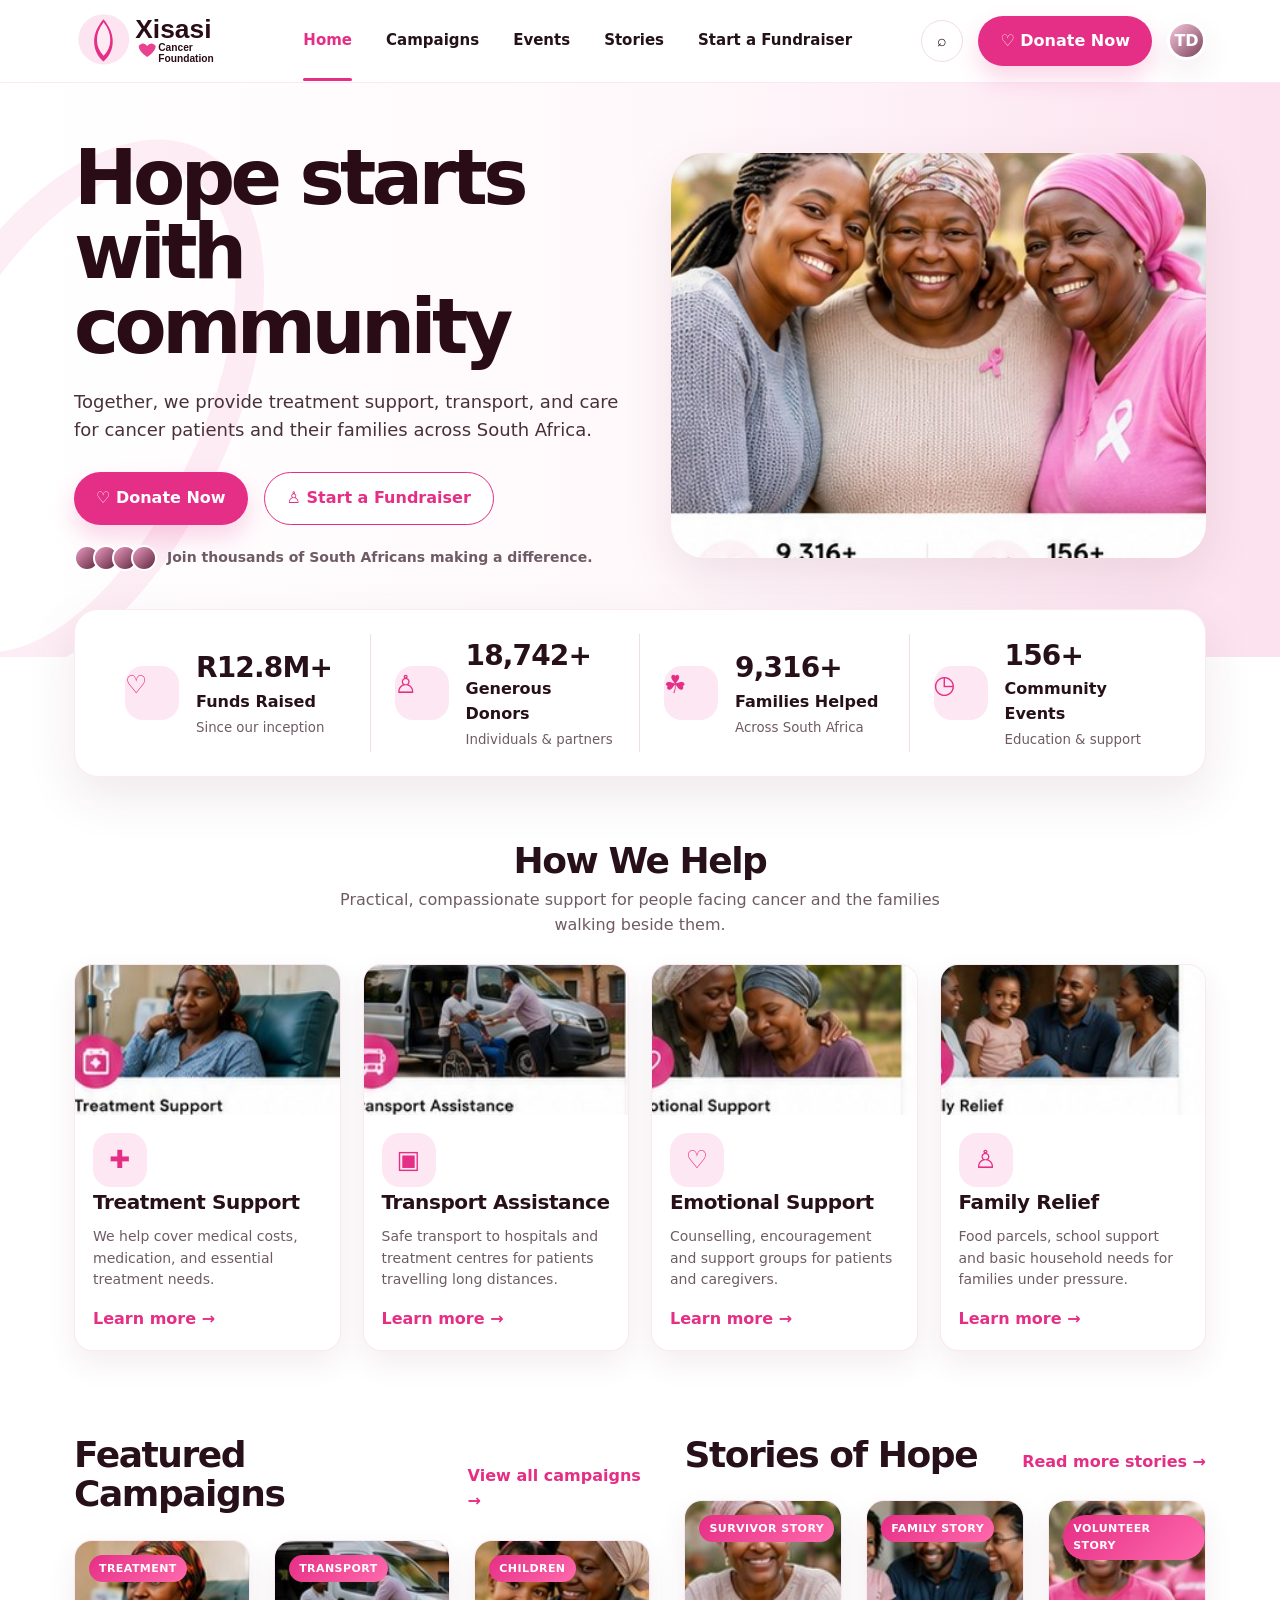
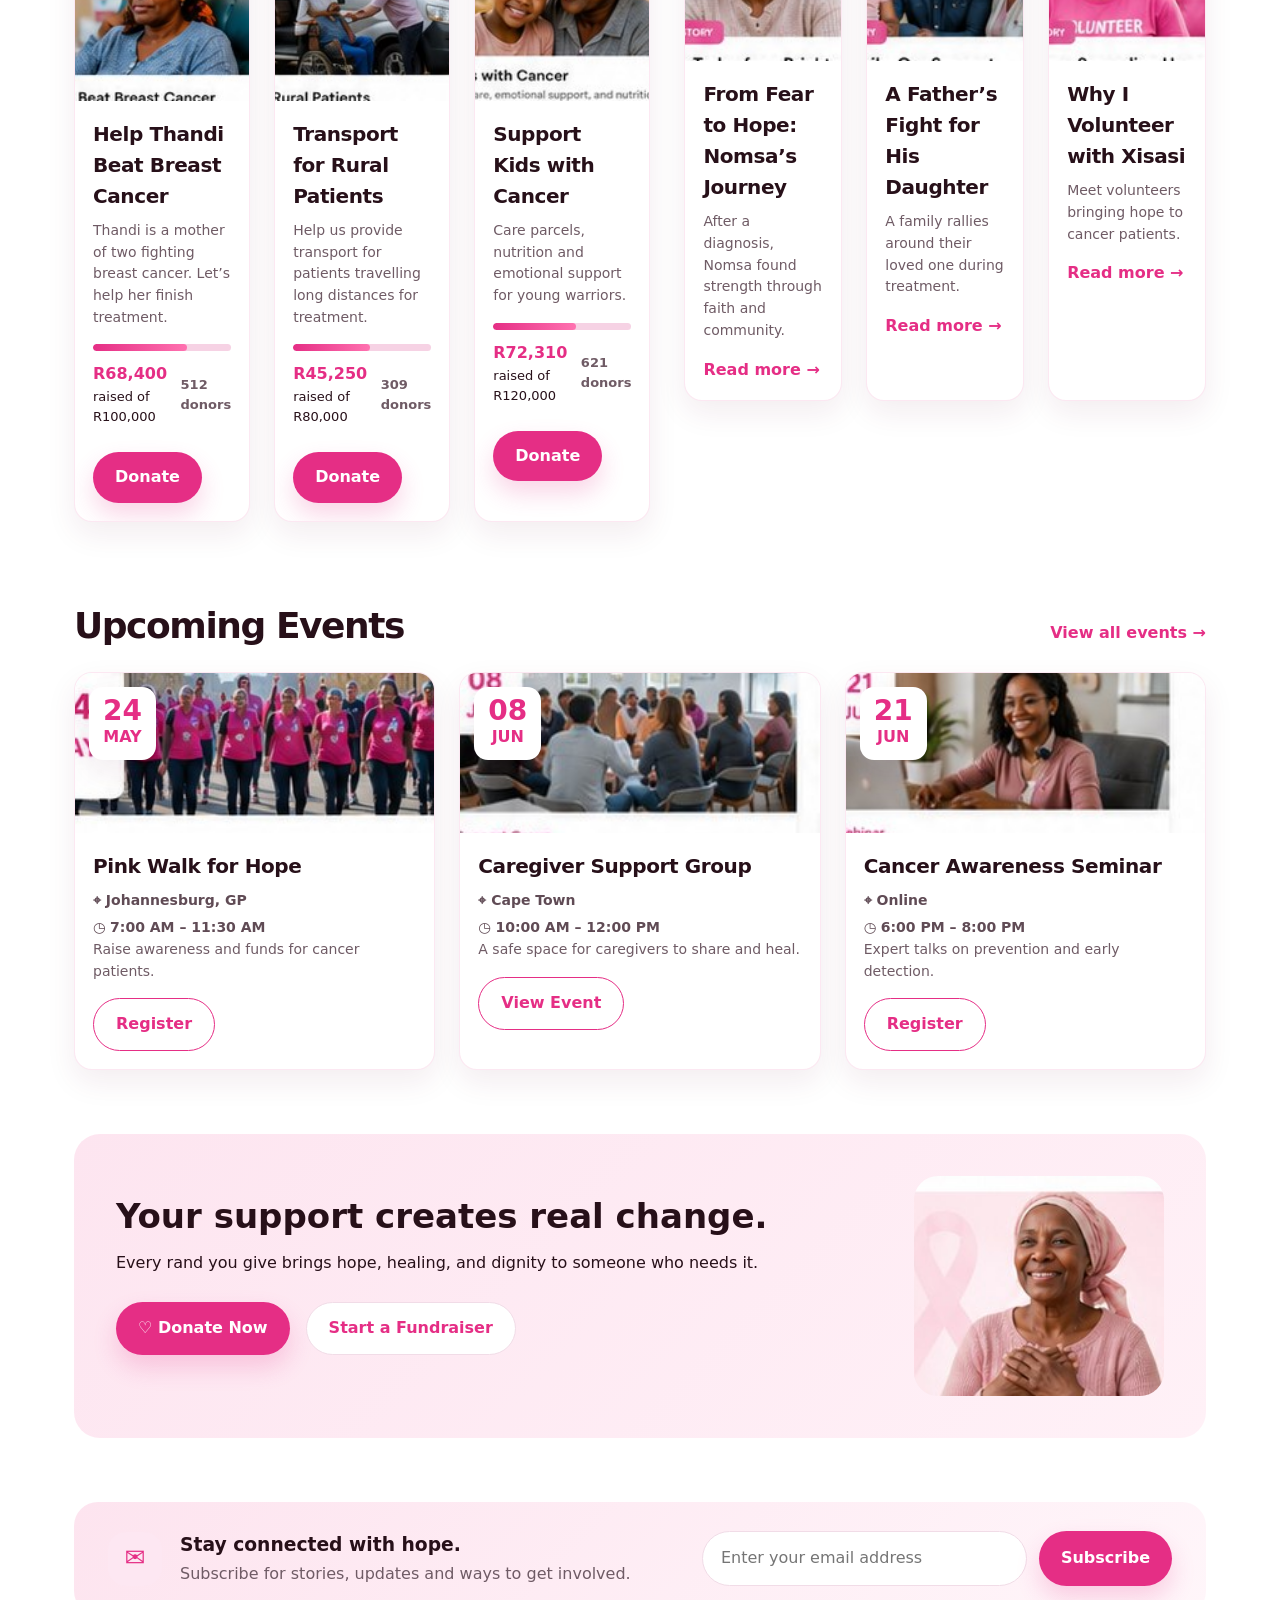
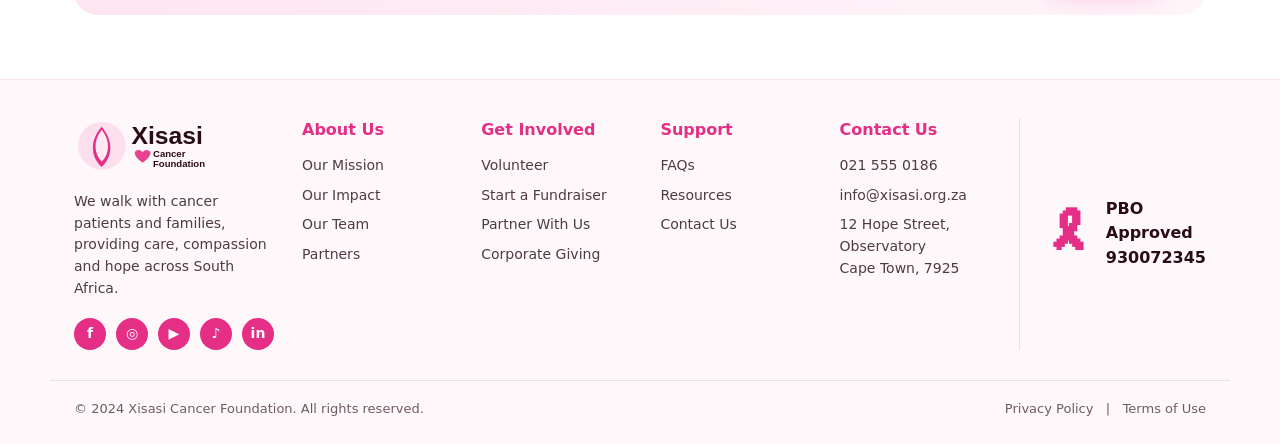
<file: index.html>
<!doctype html><html lang="en"><head><meta charset="utf-8"><meta name="viewport" content="width=device-width,initial-scale=1"><title>Xisasi Cancer Foundation | Hope starts with community</title><meta name="description" content="A clean, compassionate cancer foundation website supporting patients and families across South Africa."><link rel="icon" href="assets/favicon.svg"><link rel="stylesheet" href="css/styles.css"></head><body>
<header class="site-header"><div class="container navbar"><a class="logo" href="index.html"><img src="assets/logo.svg" alt="Xisasi Cancer Foundation"></a><button class="mobile-toggle" aria-label="Open menu">☰</button><nav class="nav-links"><a class="active" href="index.html">Home</a><a href="campaigns.html">Campaigns</a><a href="events.html">Events</a><a href="stories.html">Stories</a><a href="start-fundraiser.html">Start a Fundraiser</a></nav><div class="header-actions"><button class="icon-btn" aria-label="Search">⌕</button><a class="btn" href="campaign-detail.html">♡ Donate Now</a><span class="avatar" aria-hidden="true">TD</span></div></div></header>
<main>
<section class="hero"><div class="container hero-grid"><div><h1>Hope starts <br>with community</h1><p>Together, we provide treatment support, transport, and care for cancer patients and their families across South Africa.</p><div class="hero-actions"><a class="btn" href="campaign-detail.html">♡ Donate Now</a><a class="btn secondary" href="start-fundraiser.html">♙ Start a Fundraiser</a></div><div class="avatar-row"><div class="mini-avatars"><span></span><span></span><span></span><span></span></div><span>Join thousands of South Africans making a difference.</span></div></div><div class="hero-photo"><img src="assets/images/home-hero.jpg" alt="Three South African women smiling together in support of cancer awareness"></div></div></section>
<section class="container stats-wrap"><div class="stats"><div class="stat"><span class="icon">♡</span><div><strong>R12.8M+</strong><span>Funds Raised</span><small>Since our inception</small></div></div><div class="stat"><span class="icon">♙</span><div><strong>18,742+</strong><span>Generous Donors</span><small>Individuals & partners</small></div></div><div class="stat"><span class="icon">☘</span><div><strong>9,316+</strong><span>Families Helped</span><small>Across South Africa</small></div></div><div class="stat"><span class="icon">◷</span><div><strong>156+</strong><span>Community Events</span><small>Education & support</small></div></div></div></section>
<section class="section"><div class="container"><div class="section-title center"><div><h2>How We Help</h2><p>Practical, compassionate support for people facing cancer and the families walking beside them.</p></div></div><div class="grid-4"><article class="help-card"><img src="assets/images/treatment.jpg" alt="Patient receiving treatment support"><div class="body"><div class="icon">✚</div><h3>Treatment Support</h3><p>We help cover medical costs, medication, and essential treatment needs.</p><a class="link" href="campaigns.html">Learn more →</a></div></article><article class="help-card"><img src="assets/images/transport.jpg" alt="Transport assistance to treatment centres"><div class="body"><div class="icon">▣</div><h3>Transport Assistance</h3><p>Safe transport to hospitals and treatment centres for patients travelling long distances.</p><a class="link" href="campaigns.html">Learn more →</a></div></article><article class="help-card"><img src="assets/images/emotional-support.jpg" alt="Caregiver comforting a cancer patient"><div class="body"><div class="icon">♡</div><h3>Emotional Support</h3><p>Counselling, encouragement and support groups for patients and caregivers.</p><a class="link" href="stories.html">Learn more →</a></div></article><article class="help-card"><img src="assets/images/family-relief.jpg" alt="Family receiving support"><div class="body"><div class="icon">♙</div><h3>Family Relief</h3><p>Food parcels, school support and basic household needs for families under pressure.</p><a class="link" href="campaigns.html">Learn more →</a></div></article></div></div></section>
<section class="section" style="padding-top:20px"><div class="container split"><div><div class="section-title"><h2>Featured Campaigns</h2><a class="link" href="campaigns.html">View all campaigns →</a></div><div class="grid-3"><article class="campaign-card"><div class="image-wrap"><img src="assets/images/campaign-thandi.jpg" alt="Thandi campaign"><span class="badge">Treatment</span></div><div class="body"><h3>Help Thandi Beat Breast Cancer</h3><p>Thandi is a mother of two fighting breast cancer. Let’s help her finish treatment.</p><div class="progress"><span style="width:68%"></span></div><div class="money-row"><div><strong>R68,400</strong> raised of R100,000</div><span class="donors">512 donors</span></div><br><a class="btn" href="campaign-detail.html">Donate</a></div></article><article class="campaign-card"><div class="image-wrap"><img src="assets/images/campaign-transport.jpg" alt="Transport for rural patients"><span class="badge">Transport</span></div><div class="body"><h3>Transport for Rural Patients</h3><p>Help us provide transport for patients travelling long distances for treatment.</p><div class="progress"><span style="width:56%"></span></div><div class="money-row"><div><strong>R45,250</strong> raised of R80,000</div><span class="donors">309 donors</span></div><br><a class="btn" href="campaign-detail.html">Donate</a></div></article><article class="campaign-card"><div class="image-wrap"><img src="assets/images/campaign-kids.jpg" alt="Support children with cancer"><span class="badge">Children</span></div><div class="body"><h3>Support Kids with Cancer</h3><p>Care parcels, nutrition and emotional support for young warriors.</p><div class="progress"><span style="width:60%"></span></div><div class="money-row"><div><strong>R72,310</strong> raised of R120,000</div><span class="donors">621 donors</span></div><br><a class="btn" href="campaign-detail.html">Donate</a></div></article></div></div><div><div class="section-title"><h2>Stories of Hope</h2><a class="link" href="stories.html">Read more stories →</a></div><div class="grid-3"><article class="story-card"><div class="image-wrap"><img src="assets/images/story-survivor.jpg" alt="Cancer survivor story"><span class="badge">Survivor Story</span></div><div class="body"><h3>From Fear to Hope: Nomsa’s Journey</h3><p>After a diagnosis, Nomsa found strength through faith and community.</p><a class="link" href="stories.html">Read more →</a></div></article><article class="story-card"><div class="image-wrap"><img src="assets/images/story-family.jpg" alt="Family support story"><span class="badge">Family Story</span></div><div class="body"><h3>A Father’s Fight for His Daughter</h3><p>A family rallies around their loved one during treatment.</p><a class="link" href="stories.html">Read more →</a></div></article><article class="story-card"><div class="image-wrap"><img src="assets/images/story-volunteer.jpg" alt="Volunteer story"><span class="badge">Volunteer Story</span></div><div class="body"><h3>Why I Volunteer with Xisasi</h3><p>Meet volunteers bringing hope to cancer patients.</p><a class="link" href="stories.html">Read more →</a></div></article></div></div></div></section>
<section class="section" style="padding-top:20px"><div class="container"><div class="section-title"><h2>Upcoming Events</h2><a class="link" href="events.html">View all events →</a></div><div class="grid-3"><article class="event-card"><div class="image-wrap"><img src="assets/images/event-walk.jpg" alt="Pink walk for hope"><span class="date-badge"><strong>24</strong>MAY</span></div><div class="body"><h3>Pink Walk for Hope</h3><div class="event-meta"><span>⌖ Johannesburg, GP</span><span>◷ 7:00 AM – 11:30 AM</span></div><p>Raise awareness and funds for cancer patients.</p><a class="btn secondary" href="events.html">Register</a></div></article><article class="event-card"><div class="image-wrap"><img src="assets/images/event-support-group.jpg" alt="Caregiver support group"><span class="date-badge"><strong>08</strong>JUN</span></div><div class="body"><h3>Caregiver Support Group</h3><div class="event-meta"><span>⌖ Cape Town</span><span>◷ 10:00 AM – 12:00 PM</span></div><p>A safe space for caregivers to share and heal.</p><a class="btn secondary" href="events.html">View Event</a></div></article><article class="event-card"><div class="image-wrap"><img src="assets/images/event-webinar.jpg" alt="Cancer awareness seminar"><span class="date-badge"><strong>21</strong>JUN</span></div><div class="body"><h3>Cancer Awareness Seminar</h3><div class="event-meta"><span>⌖ Online</span><span>◷ 6:00 PM – 8:00 PM</span></div><p>Expert talks on prevention and early detection.</p><a class="btn secondary" href="events.html">Register</a></div></article></div></div></section>
<section class="section" style="padding-top:0"><div class="container"><div class="cta-panel"><div><h2>Your support creates real change.</h2><p>Every rand you give brings hope, healing, and dignity to someone who needs it.</p><div class="hero-actions"><a class="btn" href="campaign-detail.html">♡ Donate Now</a><a class="btn light" href="start-fundraiser.html">Start a Fundraiser</a></div></div><img src="assets/images/donation-cta.jpg" alt="Cancer survivor grateful for community support"></div></div></section>
<section class="section" style="padding-top:0"><div class="container"><div class="newsletter"><div class="lead"><span class="icon">✉</span><div><h3>Stay connected with hope.</h3><p>Subscribe for stories, updates and ways to get involved.</p></div></div><form><input type="email" placeholder="Enter your email address" aria-label="Email address"><button class="btn" type="submit">Subscribe</button></form></div></div></section>
</main><footer class="footer"><div class="container footer-grid"><div><img src="assets/logo.svg" alt="Xisasi Cancer Foundation" style="width:150px"><p>We walk with cancer patients and families, providing care, compassion and hope across South Africa.</p><div class="socials"><a href="#">f</a><a href="#">◎</a><a href="#">▶</a><a href="#">♪</a><a href="#">in</a></div></div><div><h4>About Us</h4><ul><li><a href="#">Our Mission</a></li><li><a href="#">Our Impact</a></li><li><a href="#">Our Team</a></li><li><a href="#">Partners</a></li></ul></div><div><h4>Get Involved</h4><ul><li><a href="#">Volunteer</a></li><li><a href="start-fundraiser.html">Start a Fundraiser</a></li><li><a href="#">Partner With Us</a></li><li><a href="#">Corporate Giving</a></li></ul></div><div><h4>Support</h4><ul><li><a href="#">FAQs</a></li><li><a href="stories.html">Resources</a></li><li><a href="#">Contact Us</a></li></ul></div><div><h4>Contact Us</h4><ul><li>021 555 0186</li><li>info@xisasi.org.za</li><li>12 Hope Street, Observatory<br>Cape Town, 7925</li></ul></div><div class="pbo"><span style="font-size:50px;color:var(--pink)">🎗</span><span>PBO<br>Approved<br>930072345</span></div></div><div class="container copyright"><span>© 2024 Xisasi Cancer Foundation. All rights reserved.</span><span>Privacy Policy &nbsp; | &nbsp; Terms of Use</span></div></footer><script src="js/main.js"></script></body></html>
</file>
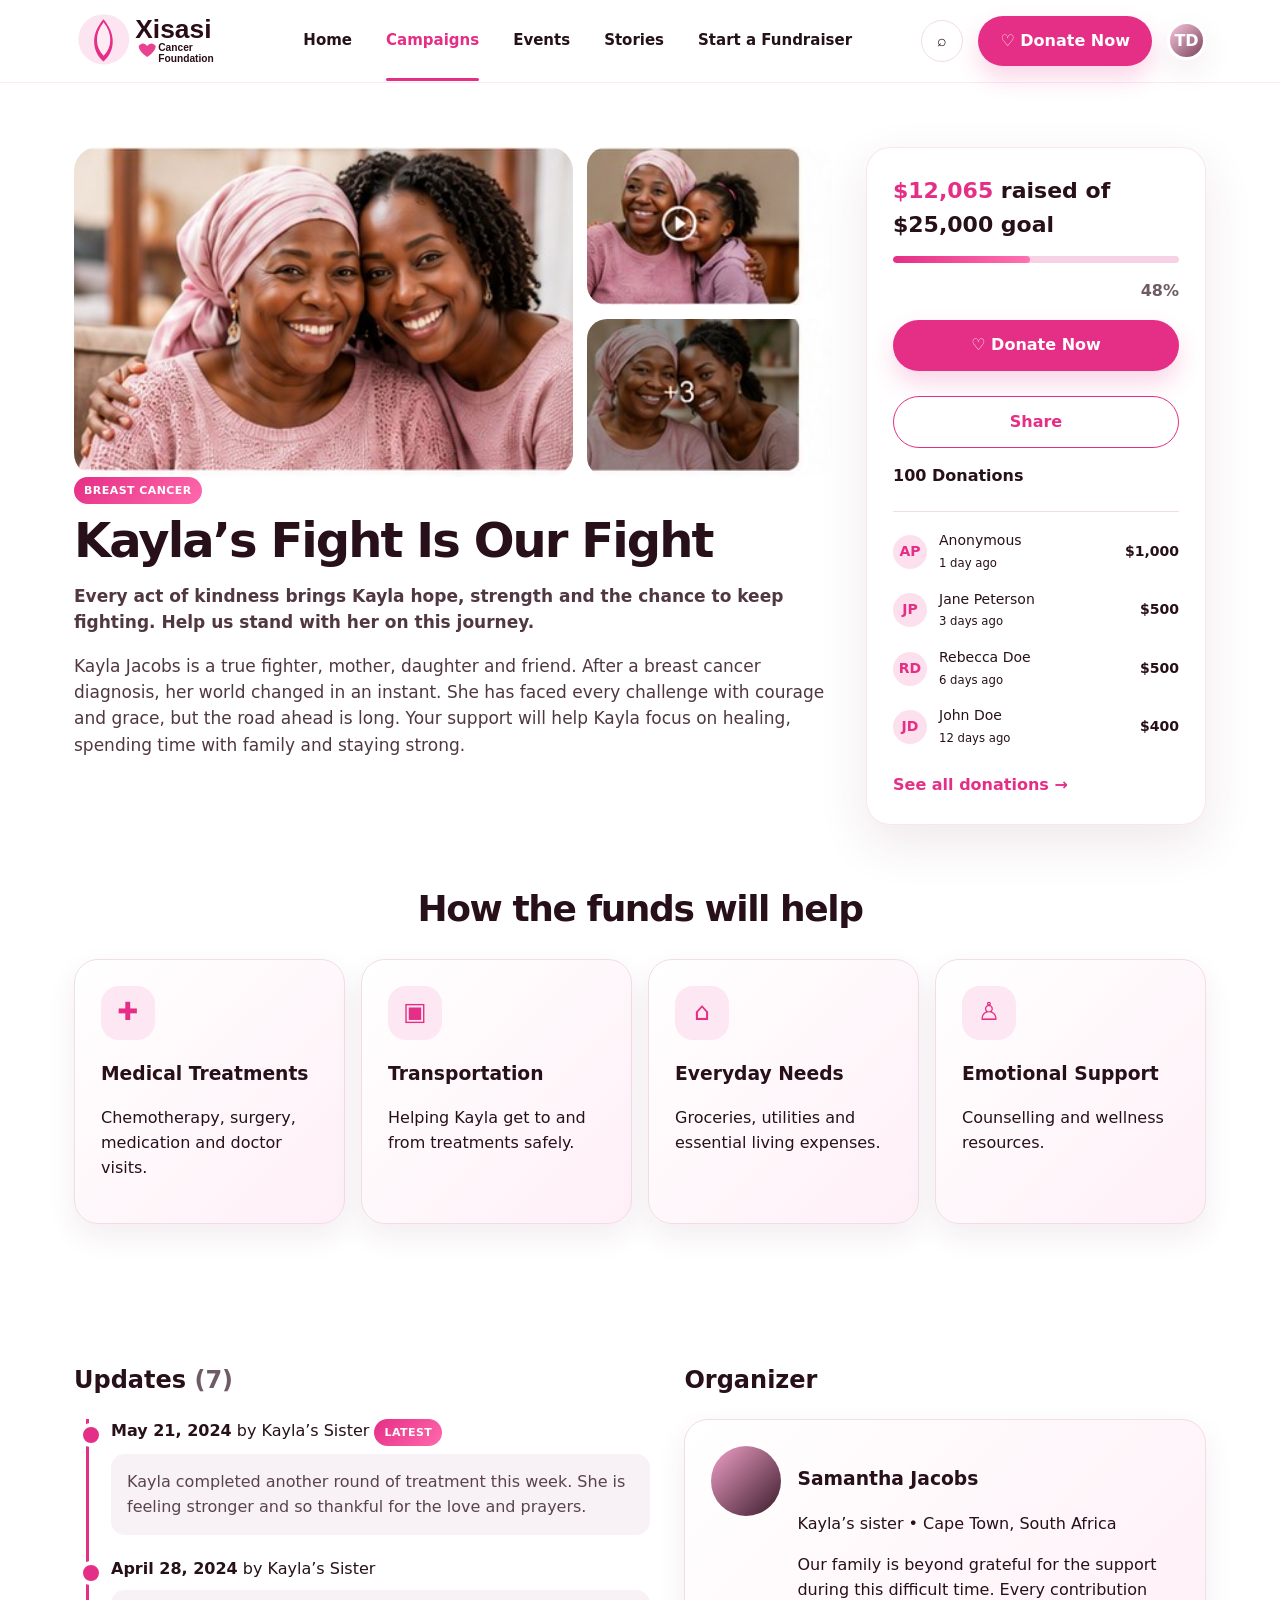
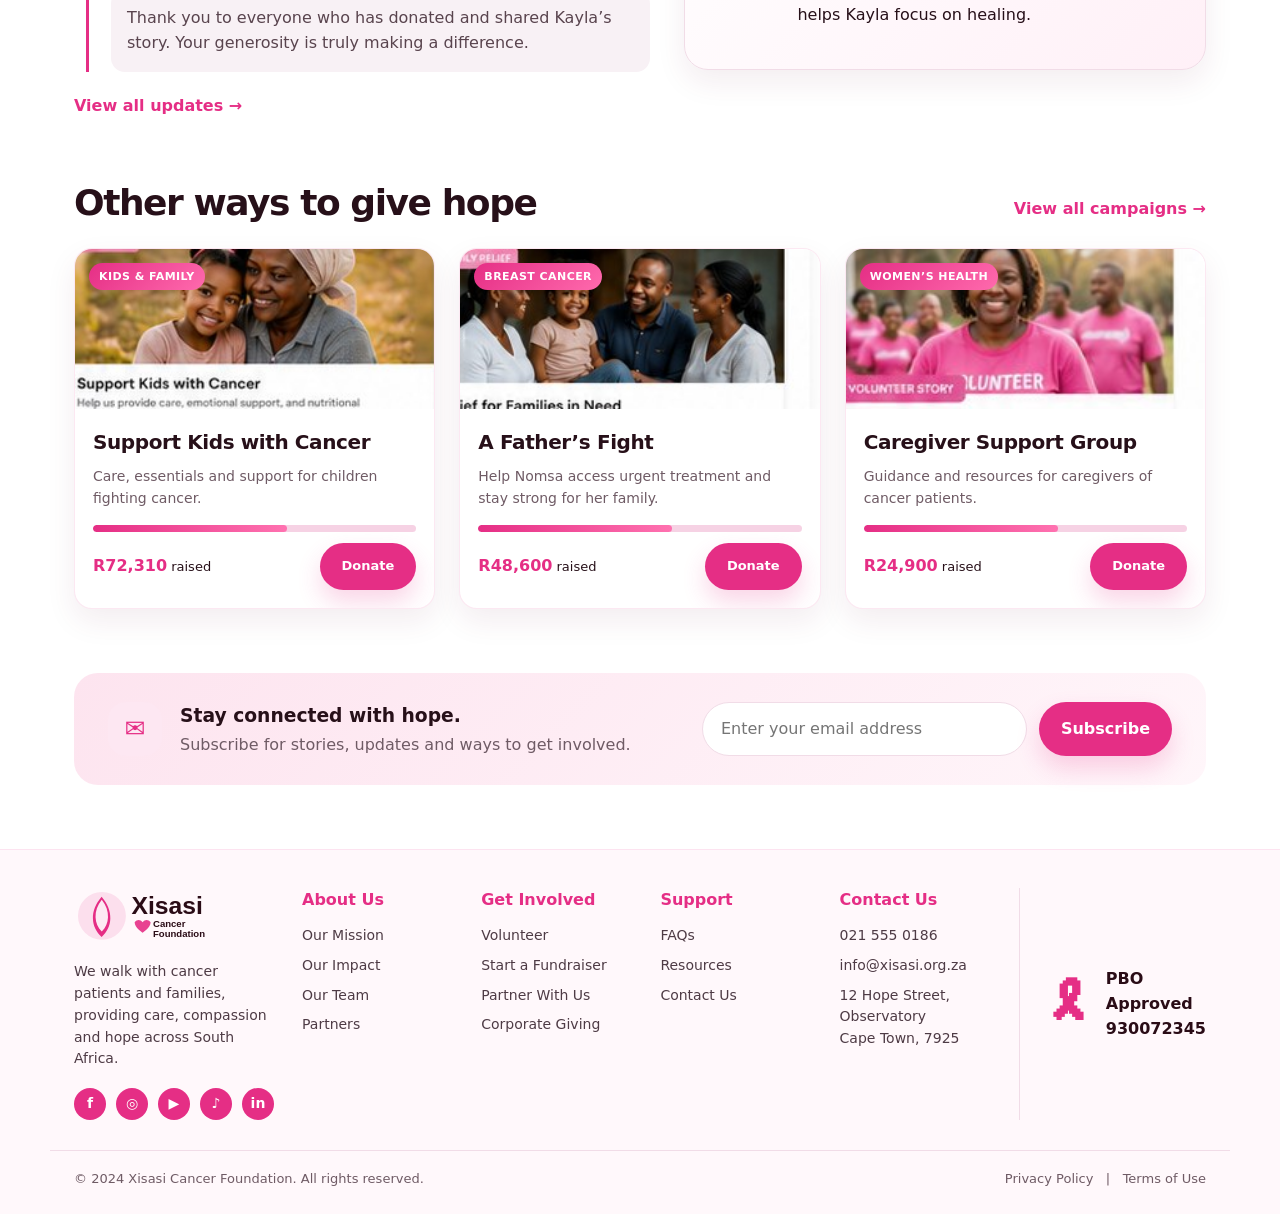
<file: campaign-detail.html>
<!doctype html><html lang="en"><head><meta charset="utf-8"><meta name="viewport" content="width=device-width,initial-scale=1"><title>Kayla’s Fight | Xisasi Cancer Foundation</title><meta name="description" content="Xisasi Cancer Foundation demo website"><link rel="icon" href="assets/favicon.svg"><link rel="stylesheet" href="css/styles.css"></head><body><header class="site-header"><div class="container navbar"><a class="logo" href="index.html"><img src="assets/logo.svg" alt="Xisasi Cancer Foundation"></a><button class="mobile-toggle" aria-label="Open menu">☰</button><nav class="nav-links"><a class="" href="index.html">Home</a><a class="active" href="campaigns.html">Campaigns</a><a class="" href="events.html">Events</a><a class="" href="stories.html">Stories</a><a class="" href="start-fundraiser.html">Start a Fundraiser</a></nav><div class="header-actions"><button class="icon-btn" aria-label="Search">⌕</button><a class="btn" href="campaign-detail.html">♡ Donate Now</a><span class="avatar" aria-hidden="true">TD</span></div></div></header><main>
<section class="section"><div class="container detail-layout"><div><div class="gallery"><img class="main-img" src="assets/images/detail-hero.jpg" alt="Kayla and her family"><div class="thumbs"><img src="assets/images/detail-thumb1.jpg" alt="Campaign video thumbnail"><img src="assets/images/detail-thumb2.jpg" alt="Campaign gallery thumbnail"></div></div><div class="story-body"><span class="badge">Breast Cancer</span><h1>Kayla’s Fight Is Our Fight</h1><p><strong>Every act of kindness brings Kayla hope, strength and the chance to keep fighting. Help us stand with her on this journey.</strong></p><p>Kayla Jacobs is a true fighter, mother, daughter and friend. After a breast cancer diagnosis, her world changed in an instant. She has faced every challenge with courage and grace, but the road ahead is long. Your support will help Kayla focus on healing, spending time with family and staying strong.</p></div></div><aside class="donation-card"><h3><strong>$12,065</strong> raised of $25,000 goal</h3><div class="progress"><span style="width:48%"></span></div><p style="text-align:right;color:var(--muted);font-weight:900">48%</p><a class="btn" href="#" style="width:100%">♡ Donate Now</a><br><br><a class="btn secondary" href="#" style="width:100%">Share</a><p><strong>100 Donations</strong></p><div class="donor-list"><div class="donor"><span class="initial">AP</span><span>Anonymous<br><small>1 day ago</small></span><strong>$1,000</strong></div><div class="donor"><span class="initial">JP</span><span>Jane Peterson<br><small>3 days ago</small></span><strong>$500</strong></div><div class="donor"><span class="initial">RD</span><span>Rebecca Doe<br><small>6 days ago</small></span><strong>$500</strong></div><div class="donor"><span class="initial">JD</span><span>John Doe<br><small>12 days ago</small></span><strong>$400</strong></div></div><br><a class="link" href="#">See all donations →</a></aside></div></section>
<section class="section" style="padding-top:0"><div class="container"><div class="section-title center"><h2>How the funds will help</h2></div><div class="fund-help"><div class="side-card"><div class="icon">✚</div><h3>Medical Treatments</h3><p>Chemotherapy, surgery, medication and doctor visits.</p></div><div class="side-card"><div class="icon">▣</div><h3>Transportation</h3><p>Helping Kayla get to and from treatments safely.</p></div><div class="side-card"><div class="icon">⌂</div><h3>Everyday Needs</h3><p>Groceries, utilities and essential living expenses.</p></div><div class="side-card"><div class="icon">♙</div><h3>Emotional Support</h3><p>Counselling and wellness resources.</p></div></div></div></section>
<section class="section" style="padding-top:0"><div class="container split"><div><h2>Updates <span style="color:var(--muted)">(7)</span></h2><div class="timeline"><div class="update"><strong>May 21, 2024</strong> by Kayla’s Sister <span class="badge">Latest</span><div class="update-box">Kayla completed another round of treatment this week. She is feeling stronger and so thankful for the love and prayers.</div></div><div class="update"><strong>April 28, 2024</strong> by Kayla’s Sister<div class="update-box">Thank you to everyone who has donated and shared Kayla’s story. Your generosity is truly making a difference.</div></div></div><a class="link" href="#">View all updates →</a></div><div><h2>Organizer</h2><div class="side-card organizer"><span class="avatar-lg"></span><div><h3>Samantha Jacobs</h3><p>Kayla’s sister • Cape Town, South Africa</p><p>Our family is beyond grateful for the support during this difficult time. Every contribution helps Kayla focus on healing.</p></div></div></div></div></section><section class="section" style="padding-top:0"><div class="container"><div class="section-title"><h2>Other ways to give hope</h2><a class="link" href="campaigns.html">View all campaigns →</a></div><div class="grid-3"><article class="campaign-card"><div class="image-wrap"><img src="assets/images/campaign-kids.jpg" alt="Support Kids with Cancer"><span class="badge">Kids & Family</span></div><div class="body"><h3>Support Kids with Cancer</h3><p>Care, essentials and support for children fighting cancer.</p><div class="progress"><span style="width:60%"></span></div><div class="money-row"><div><strong>R72,310</strong> raised</div><a class="btn" href="campaign-detail.html">Donate</a></div></div></article><article class="campaign-card"><div class="image-wrap"><img src="assets/images/campaign-family.jpg" alt="A Father’s Fight"><span class="badge">Breast Cancer</span></div><div class="body"><h3>A Father’s Fight</h3><p>Help Nomsa access urgent treatment and stay strong for her family.</p><div class="progress"><span style="width:60%"></span></div><div class="money-row"><div><strong>R48,600</strong> raised</div><a class="btn" href="campaign-detail.html">Donate</a></div></div></article><article class="campaign-card"><div class="image-wrap"><img src="assets/images/story-volunteer.jpg" alt="Caregiver Support Group"><span class="badge">Women’s Health</span></div><div class="body"><h3>Caregiver Support Group</h3><p>Guidance and resources for caregivers of cancer patients.</p><div class="progress"><span style="width:60%"></span></div><div class="money-row"><div><strong>R24,900</strong> raised</div><a class="btn" href="campaign-detail.html">Donate</a></div></div></article></div></div></section><section class="section" style="padding-top:0"><div class="container"><div class="newsletter"><div class="lead"><span class="icon">✉</span><div><h3>Stay connected with hope.</h3><p>Subscribe for stories, updates and ways to get involved.</p></div></div><form><input type="email" placeholder="Enter your email address" aria-label="Email address"><button class="btn" type="submit">Subscribe</button></form></div></div></section></main><footer class="footer"><div class="container footer-grid"><div><img src="assets/logo.svg" alt="Xisasi Cancer Foundation" style="width:150px"><p>We walk with cancer patients and families, providing care, compassion and hope across South Africa.</p><div class="socials"><a href="#">f</a><a href="#">◎</a><a href="#">▶</a><a href="#">♪</a><a href="#">in</a></div></div><div><h4>About Us</h4><ul><li><a href="#">Our Mission</a></li><li><a href="#">Our Impact</a></li><li><a href="#">Our Team</a></li><li><a href="#">Partners</a></li></ul></div><div><h4>Get Involved</h4><ul><li><a href="#">Volunteer</a></li><li><a href="start-fundraiser.html">Start a Fundraiser</a></li><li><a href="#">Partner With Us</a></li><li><a href="#">Corporate Giving</a></li></ul></div><div><h4>Support</h4><ul><li><a href="#">FAQs</a></li><li><a href="stories.html">Resources</a></li><li><a href="#">Contact Us</a></li></ul></div><div><h4>Contact Us</h4><ul><li>021 555 0186</li><li>info@xisasi.org.za</li><li>12 Hope Street, Observatory<br>Cape Town, 7925</li></ul></div><div class="pbo"><span style="font-size:50px;color:var(--pink)">🎗</span><span>PBO<br>Approved<br>930072345</span></div></div><div class="container copyright"><span>© 2024 Xisasi Cancer Foundation. All rights reserved.</span><span>Privacy Policy &nbsp; | &nbsp; Terms of Use</span></div></footer><script src="js/main.js"></script></body></html>
</file>
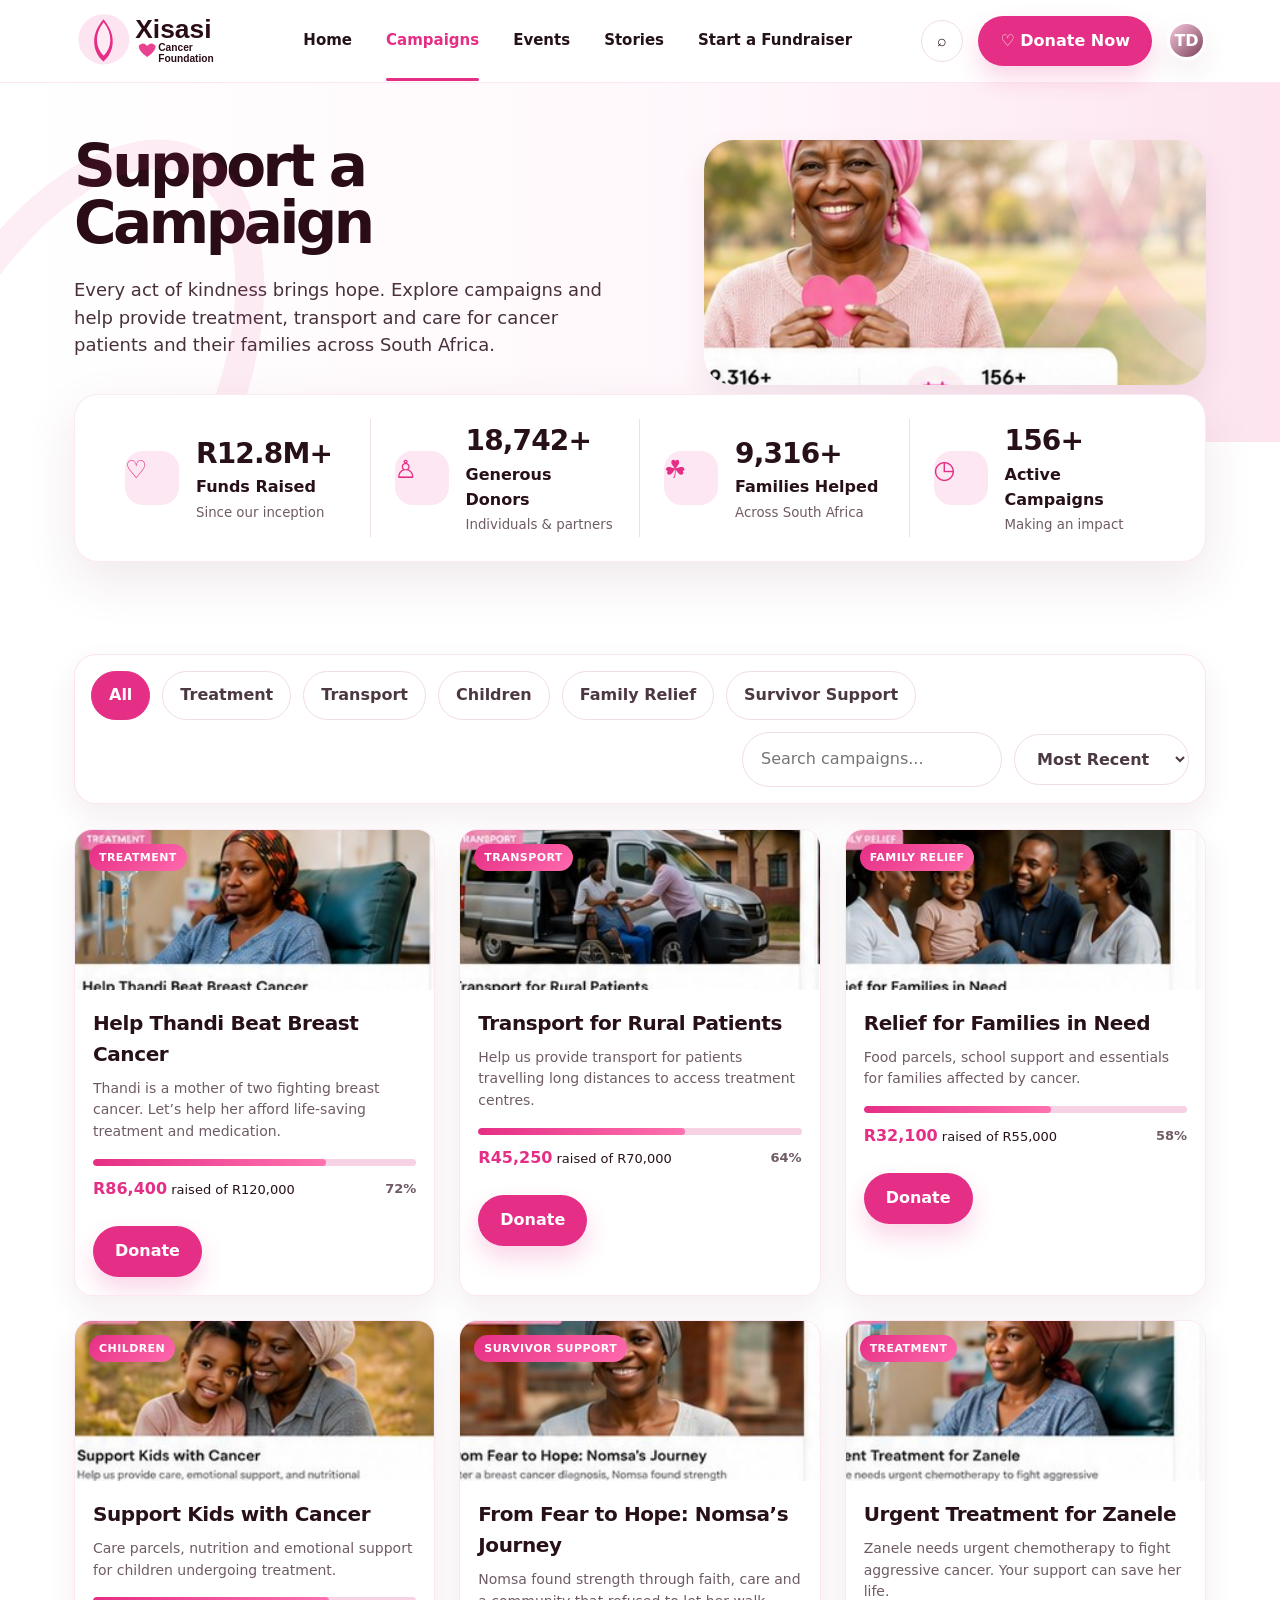
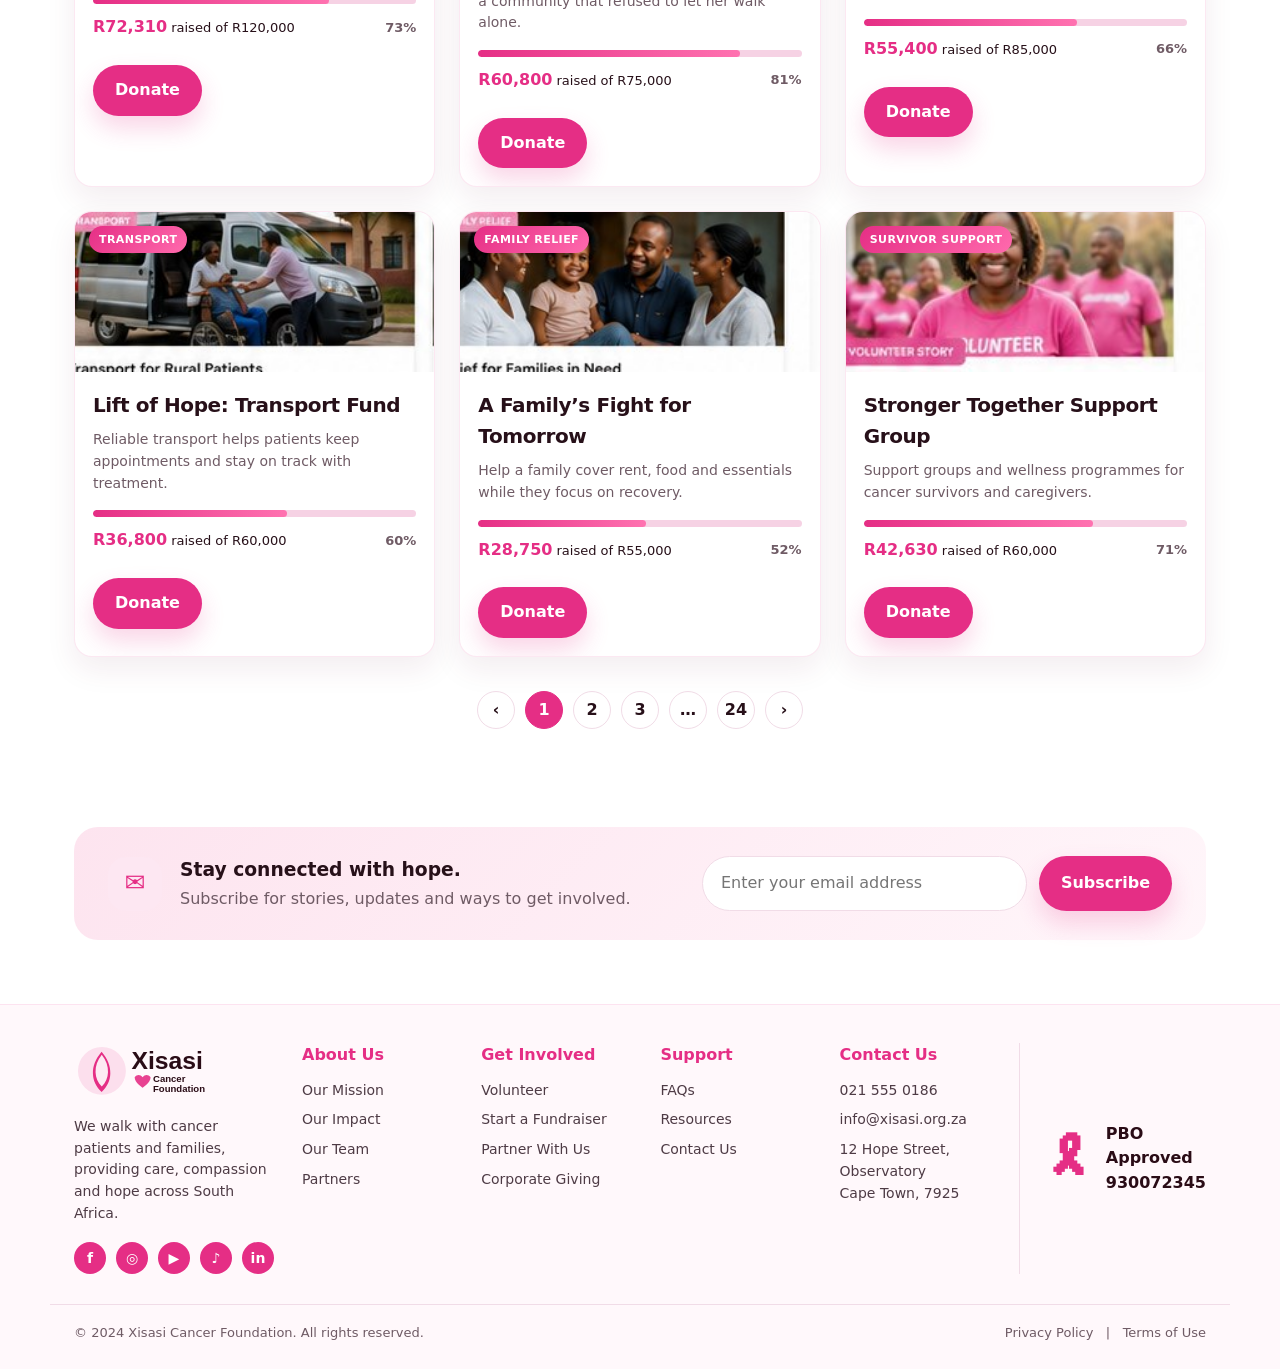
<file: campaigns.html>
<!doctype html><html lang="en"><head><meta charset="utf-8"><meta name="viewport" content="width=device-width,initial-scale=1"><title>Campaigns | Xisasi Cancer Foundation</title><meta name="description" content="Xisasi Cancer Foundation demo website"><link rel="icon" href="assets/favicon.svg"><link rel="stylesheet" href="css/styles.css"></head><body><header class="site-header"><div class="container navbar"><a class="logo" href="index.html"><img src="assets/logo.svg" alt="Xisasi Cancer Foundation"></a><button class="mobile-toggle" aria-label="Open menu">☰</button><nav class="nav-links"><a class="" href="index.html">Home</a><a class="active" href="campaigns.html">Campaigns</a><a class="" href="events.html">Events</a><a class="" href="stories.html">Stories</a><a class="" href="start-fundraiser.html">Start a Fundraiser</a></nav><div class="header-actions"><button class="icon-btn" aria-label="Search">⌕</button><a class="btn" href="campaign-detail.html">♡ Donate Now</a><span class="avatar" aria-hidden="true">TD</span></div></div></header><main>
<section class="page-hero"><div class="container page-hero-grid"><div><h1>Support a Campaign</h1><p>Every act of kindness brings hope. Explore campaigns and help provide treatment, transport and care for cancer patients and their families across South Africa.</p></div><img src="assets/images/hero-campaign.jpg" alt="Cancer survivor holding a heart"></div></section>
<section class="container stats-wrap"><div class="stats"><div class="stat"><span class="icon">♡</span><div><strong>R12.8M+</strong><span>Funds Raised</span><small>Since our inception</small></div></div><div class="stat"><span class="icon">♙</span><div><strong>18,742+</strong><span>Generous Donors</span><small>Individuals & partners</small></div></div><div class="stat"><span class="icon">☘</span><div><strong>9,316+</strong><span>Families Helped</span><small>Across South Africa</small></div></div><div class="stat"><span class="icon">◷</span><div><strong>156+</strong><span>Active Campaigns</span><small>Making an impact</small></div></div></div></section>
<section class="section"><div class="container"><div class="filters"><button class="chip active" data-filter="all">All</button><button class="chip" data-filter="treatment">Treatment</button><button class="chip" data-filter="transport">Transport</button><button class="chip" data-filter="children">Children</button><button class="chip" data-filter="family">Family Relief</button><button class="chip" data-filter="survivor">Survivor Support</button><div class="searchbar"><input data-campaign-search type="search" placeholder="Search campaigns..."><select><option>Most Recent</option><option>Most Funded</option><option>Near Goal</option></select></div></div><br><div class="grid-3"><article class="campaign-card" data-campaign-card data-category="treatment"><div class="image-wrap"><img src="assets/images/campaign-thandi.jpg" alt="Help Thandi Beat Breast Cancer"><span class="badge">Treatment</span></div><div class="body"><h3>Help Thandi Beat Breast Cancer</h3><p>Thandi is a mother of two fighting breast cancer. Let’s help her afford life-saving treatment and medication.</p><div class="progress"><span style="width:72%"></span></div><div class="money-row"><div><strong>R86,400</strong> raised of R120,000</div><span class="donors">72%</span></div><br><a class="btn" href="campaign-detail.html">Donate</a></div></article><article class="campaign-card" data-campaign-card data-category="transport"><div class="image-wrap"><img src="assets/images/campaign-transport.jpg" alt="Transport for Rural Patients"><span class="badge">Transport</span></div><div class="body"><h3>Transport for Rural Patients</h3><p>Help us provide transport for patients travelling long distances to access treatment centres.</p><div class="progress"><span style="width:64%"></span></div><div class="money-row"><div><strong>R45,250</strong> raised of R70,000</div><span class="donors">64%</span></div><br><a class="btn" href="campaign-detail.html">Donate</a></div></article><article class="campaign-card" data-campaign-card data-category="family"><div class="image-wrap"><img src="assets/images/campaign-family.jpg" alt="Relief for Families in Need"><span class="badge">Family Relief</span></div><div class="body"><h3>Relief for Families in Need</h3><p>Food parcels, school support and essentials for families affected by cancer.</p><div class="progress"><span style="width:58%"></span></div><div class="money-row"><div><strong>R32,100</strong> raised of R55,000</div><span class="donors">58%</span></div><br><a class="btn" href="campaign-detail.html">Donate</a></div></article><article class="campaign-card" data-campaign-card data-category="children"><div class="image-wrap"><img src="assets/images/campaign-kids.jpg" alt="Support Kids with Cancer"><span class="badge">Children</span></div><div class="body"><h3>Support Kids with Cancer</h3><p>Care parcels, nutrition and emotional support for children undergoing treatment.</p><div class="progress"><span style="width:73%"></span></div><div class="money-row"><div><strong>R72,310</strong> raised of R120,000</div><span class="donors">73%</span></div><br><a class="btn" href="campaign-detail.html">Donate</a></div></article><article class="campaign-card" data-campaign-card data-category="survivor"><div class="image-wrap"><img src="assets/images/campaign-nomsa.jpg" alt="From Fear to Hope: Nomsa’s Journey"><span class="badge">Survivor Support</span></div><div class="body"><h3>From Fear to Hope: Nomsa’s Journey</h3><p>Nomsa found strength through faith, care and a community that refused to let her walk alone.</p><div class="progress"><span style="width:81%"></span></div><div class="money-row"><div><strong>R60,800</strong> raised of R75,000</div><span class="donors">81%</span></div><br><a class="btn" href="campaign-detail.html">Donate</a></div></article><article class="campaign-card" data-campaign-card data-category="treatment"><div class="image-wrap"><img src="assets/images/campaign-zanele.jpg" alt="Urgent Treatment for Zanele"><span class="badge">Treatment</span></div><div class="body"><h3>Urgent Treatment for Zanele</h3><p>Zanele needs urgent chemotherapy to fight aggressive cancer. Your support can save her life.</p><div class="progress"><span style="width:66%"></span></div><div class="money-row"><div><strong>R55,400</strong> raised of R85,000</div><span class="donors">66%</span></div><br><a class="btn" href="campaign-detail.html">Donate</a></div></article><article class="campaign-card" data-campaign-card data-category="transport"><div class="image-wrap"><img src="assets/images/campaign-transport.jpg" alt="Lift of Hope: Transport Fund"><span class="badge">Transport</span></div><div class="body"><h3>Lift of Hope: Transport Fund</h3><p>Reliable transport helps patients keep appointments and stay on track with treatment.</p><div class="progress"><span style="width:60%"></span></div><div class="money-row"><div><strong>R36,800</strong> raised of R60,000</div><span class="donors">60%</span></div><br><a class="btn" href="campaign-detail.html">Donate</a></div></article><article class="campaign-card" data-campaign-card data-category="family"><div class="image-wrap"><img src="assets/images/campaign-family.jpg" alt="A Family’s Fight for Tomorrow"><span class="badge">Family Relief</span></div><div class="body"><h3>A Family’s Fight for Tomorrow</h3><p>Help a family cover rent, food and essentials while they focus on recovery.</p><div class="progress"><span style="width:52%"></span></div><div class="money-row"><div><strong>R28,750</strong> raised of R55,000</div><span class="donors">52%</span></div><br><a class="btn" href="campaign-detail.html">Donate</a></div></article><article class="campaign-card" data-campaign-card data-category="survivor"><div class="image-wrap"><img src="assets/images/story-volunteer.jpg" alt="Stronger Together Support Group"><span class="badge">Survivor Support</span></div><div class="body"><h3>Stronger Together Support Group</h3><p>Support groups and wellness programmes for cancer survivors and caregivers.</p><div class="progress"><span style="width:71%"></span></div><div class="money-row"><div><strong>R42,630</strong> raised of R60,000</div><span class="donors">71%</span></div><br><a class="btn" href="campaign-detail.html">Donate</a></div></article></div><div class="pagination"><a href="#">‹</a><a class="active" href="#">1</a><a href="#">2</a><a href="#">3</a><a href="#">…</a><a href="#">24</a><a href="#">›</a></div></div></section><section class="section" style="padding-top:0"><div class="container"><div class="newsletter"><div class="lead"><span class="icon">✉</span><div><h3>Stay connected with hope.</h3><p>Subscribe for stories, updates and ways to get involved.</p></div></div><form><input type="email" placeholder="Enter your email address" aria-label="Email address"><button class="btn" type="submit">Subscribe</button></form></div></div></section></main><footer class="footer"><div class="container footer-grid"><div><img src="assets/logo.svg" alt="Xisasi Cancer Foundation" style="width:150px"><p>We walk with cancer patients and families, providing care, compassion and hope across South Africa.</p><div class="socials"><a href="#">f</a><a href="#">◎</a><a href="#">▶</a><a href="#">♪</a><a href="#">in</a></div></div><div><h4>About Us</h4><ul><li><a href="#">Our Mission</a></li><li><a href="#">Our Impact</a></li><li><a href="#">Our Team</a></li><li><a href="#">Partners</a></li></ul></div><div><h4>Get Involved</h4><ul><li><a href="#">Volunteer</a></li><li><a href="start-fundraiser.html">Start a Fundraiser</a></li><li><a href="#">Partner With Us</a></li><li><a href="#">Corporate Giving</a></li></ul></div><div><h4>Support</h4><ul><li><a href="#">FAQs</a></li><li><a href="stories.html">Resources</a></li><li><a href="#">Contact Us</a></li></ul></div><div><h4>Contact Us</h4><ul><li>021 555 0186</li><li>info@xisasi.org.za</li><li>12 Hope Street, Observatory<br>Cape Town, 7925</li></ul></div><div class="pbo"><span style="font-size:50px;color:var(--pink)">🎗</span><span>PBO<br>Approved<br>930072345</span></div></div><div class="container copyright"><span>© 2024 Xisasi Cancer Foundation. All rights reserved.</span><span>Privacy Policy &nbsp; | &nbsp; Terms of Use</span></div></footer><script src="js/main.js"></script></body></html>
</file>
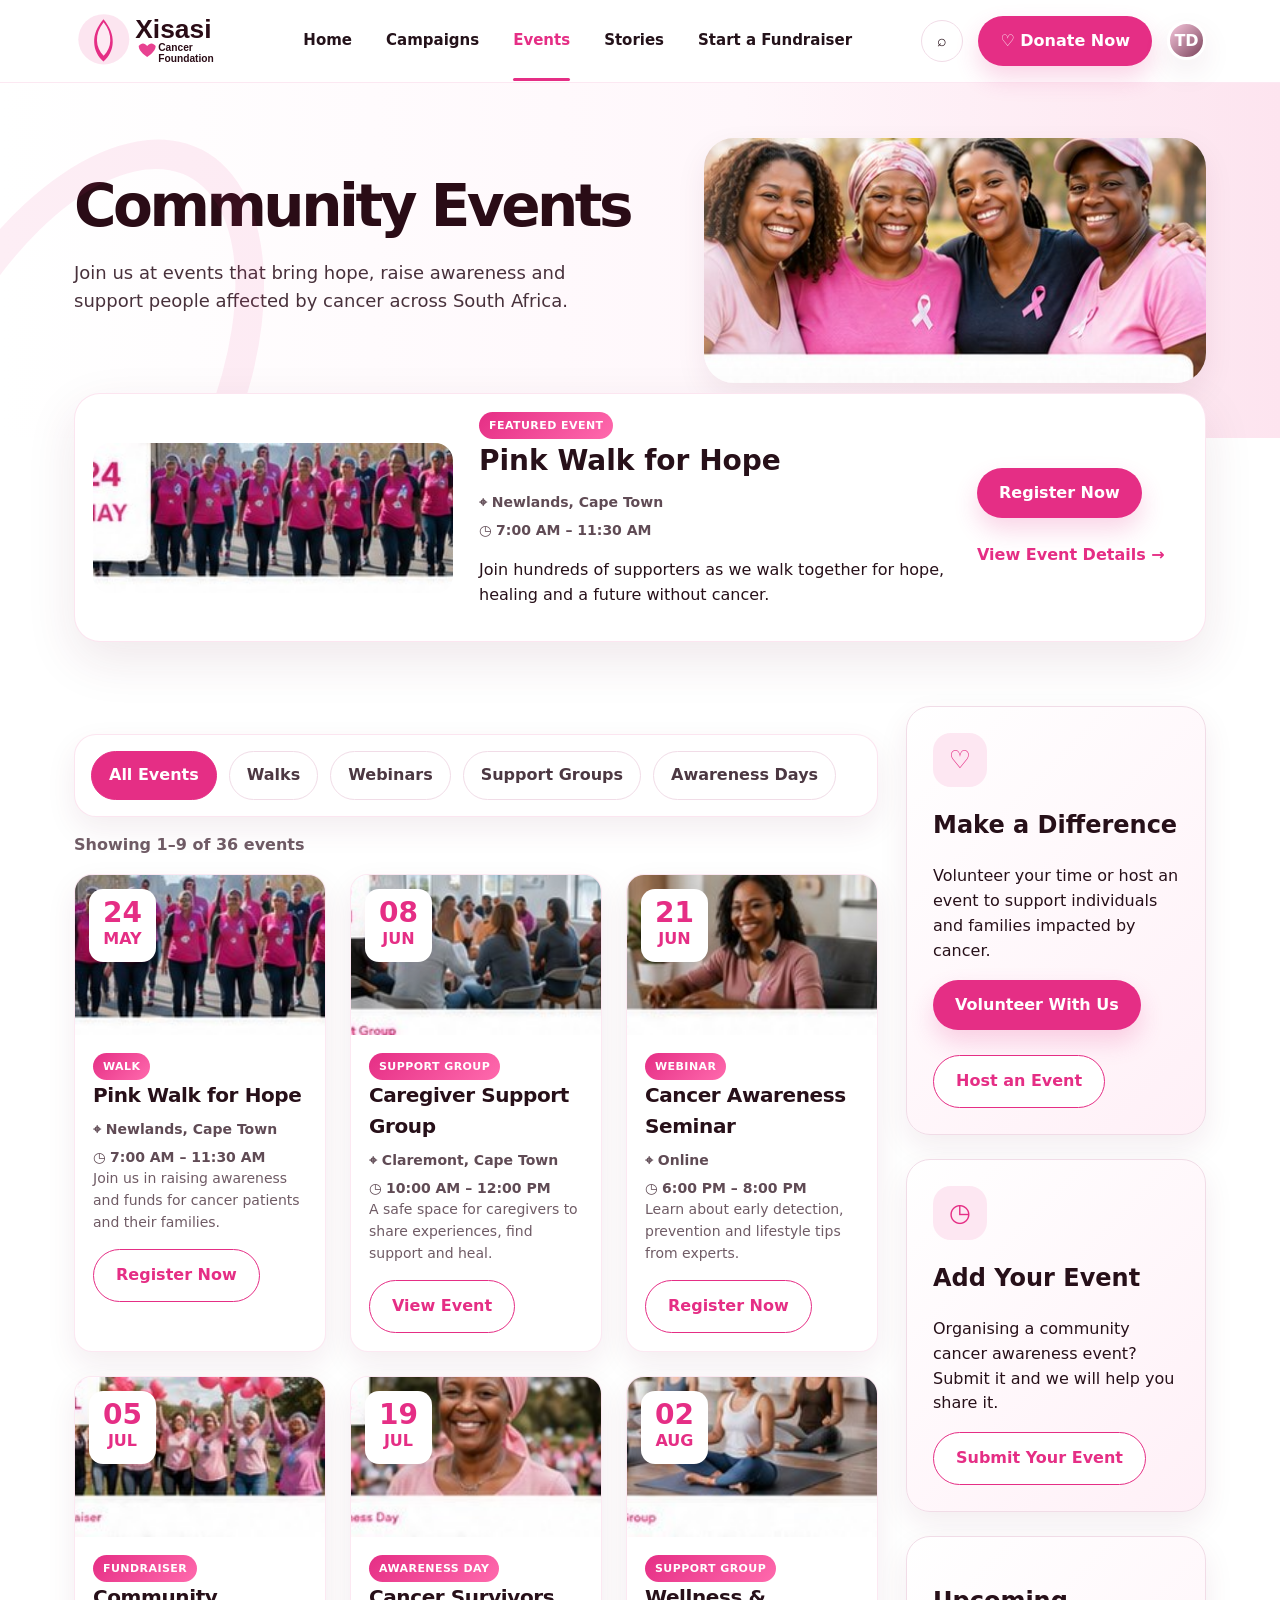
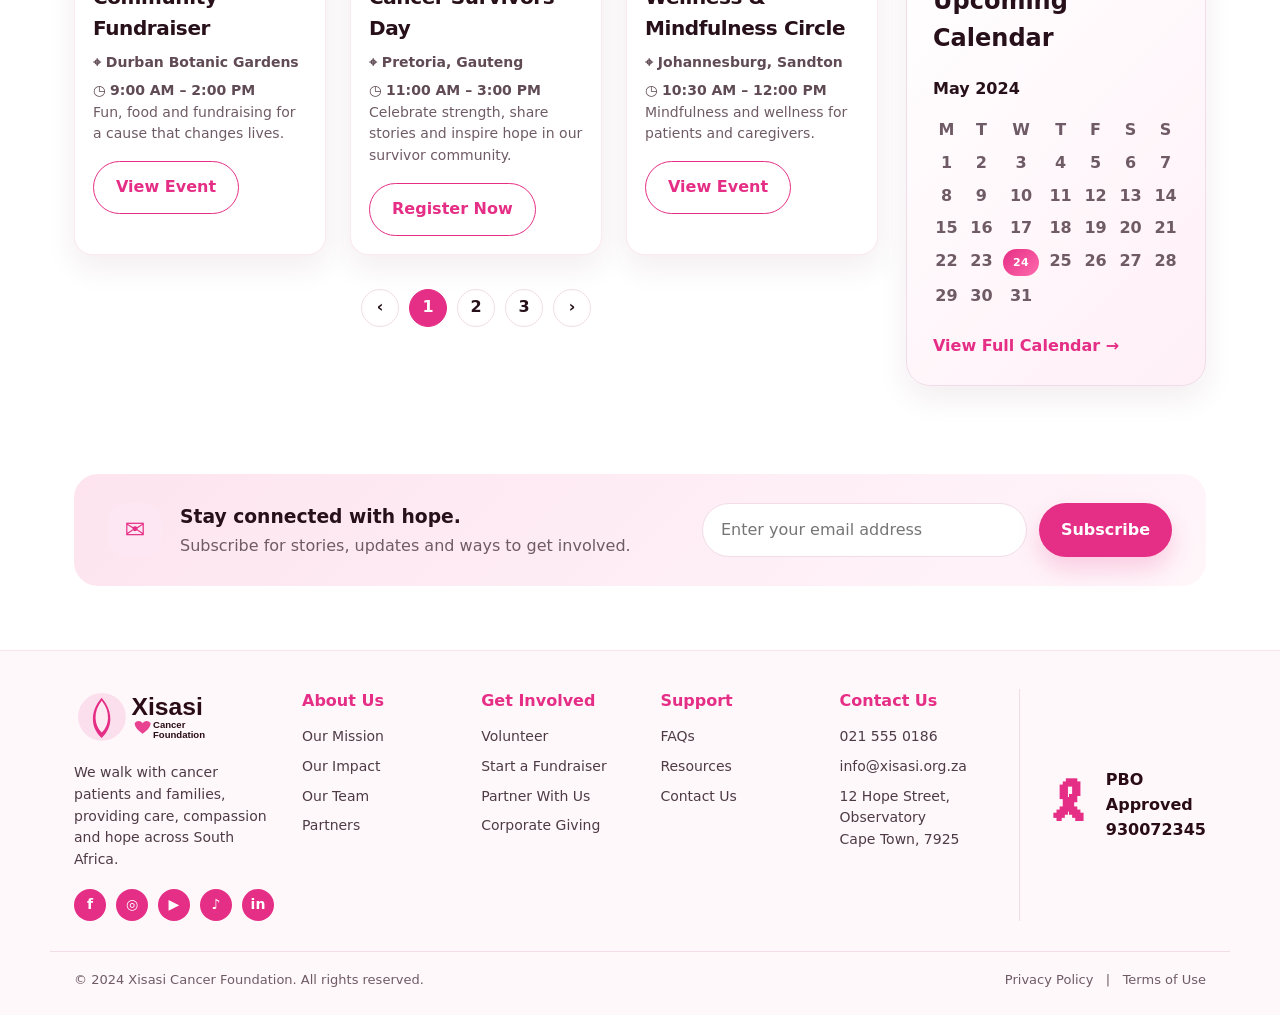
<file: events.html>
<!doctype html><html lang="en"><head><meta charset="utf-8"><meta name="viewport" content="width=device-width,initial-scale=1"><title>Events | Xisasi Cancer Foundation</title><meta name="description" content="Xisasi Cancer Foundation demo website"><link rel="icon" href="assets/favicon.svg"><link rel="stylesheet" href="css/styles.css"></head><body><header class="site-header"><div class="container navbar"><a class="logo" href="index.html"><img src="assets/logo.svg" alt="Xisasi Cancer Foundation"></a><button class="mobile-toggle" aria-label="Open menu">☰</button><nav class="nav-links"><a class="" href="index.html">Home</a><a class="" href="campaigns.html">Campaigns</a><a class="active" href="events.html">Events</a><a class="" href="stories.html">Stories</a><a class="" href="start-fundraiser.html">Start a Fundraiser</a></nav><div class="header-actions"><button class="icon-btn" aria-label="Search">⌕</button><a class="btn" href="campaign-detail.html">♡ Donate Now</a><span class="avatar" aria-hidden="true">TD</span></div></div></header><main>
<section class="page-hero"><div class="container page-hero-grid"><div><h1>Community Events</h1><p>Join us at events that bring hope, raise awareness and support people affected by cancer across South Africa.</p></div><img src="assets/images/hero-community.jpg" alt="Community of women at a cancer awareness event"></div></section>
<section class="container"><div class="featured-event"><img src="assets/images/event-walk.jpg" alt="Pink Walk for Hope"><div><span class="badge">Featured Event</span><h2>Pink Walk for Hope</h2><div class="event-meta"><span>⌖ Newlands, Cape Town</span><span>◷ 7:00 AM – 11:30 AM</span></div><p>Join hundreds of supporters as we walk together for hope, healing and a future without cancer.</p></div><div><a class="btn" href="#">Register Now</a><br><br><a class="link" href="#">View Event Details →</a></div></div></section>
<section class="section"><div class="container event-layout"><div><div class="filters"><button class="chip active">All Events</button><button class="chip">Walks</button><button class="chip">Webinars</button><button class="chip">Support Groups</button><button class="chip">Awareness Days</button></div><p style="color:var(--muted);font-weight:800">Showing 1–9 of 36 events</p><div class="grid-3"><article class="event-card"><div class="image-wrap"><img src="assets/images/event-walk.jpg" alt="Pink Walk for Hope"><span class="date-badge"><strong>24</strong>MAY</span></div><div class="body"><span class="badge">Walk</span><h3>Pink Walk for Hope</h3><div class="event-meta"><span>⌖ Newlands, Cape Town</span><span>◷ 7:00 AM – 11:30 AM</span></div><p>Join us in raising awareness and funds for cancer patients and their families.</p><a class="btn secondary" href="#">Register Now</a></div></article><article class="event-card"><div class="image-wrap"><img src="assets/images/event-support-group.jpg" alt="Caregiver Support Group"><span class="date-badge"><strong>08</strong>JUN</span></div><div class="body"><span class="badge">Support Group</span><h3>Caregiver Support Group</h3><div class="event-meta"><span>⌖ Claremont, Cape Town</span><span>◷ 10:00 AM – 12:00 PM</span></div><p>A safe space for caregivers to share experiences, find support and heal.</p><a class="btn secondary" href="#">View Event</a></div></article><article class="event-card"><div class="image-wrap"><img src="assets/images/event-webinar.jpg" alt="Cancer Awareness Seminar"><span class="date-badge"><strong>21</strong>JUN</span></div><div class="body"><span class="badge">Webinar</span><h3>Cancer Awareness Seminar</h3><div class="event-meta"><span>⌖ Online</span><span>◷ 6:00 PM – 8:00 PM</span></div><p>Learn about early detection, prevention and lifestyle tips from experts.</p><a class="btn secondary" href="#">Register Now</a></div></article><article class="event-card"><div class="image-wrap"><img src="assets/images/event-fundraiser.jpg" alt="Community Fundraiser"><span class="date-badge"><strong>05</strong>JUL</span></div><div class="body"><span class="badge">Fundraiser</span><h3>Community Fundraiser</h3><div class="event-meta"><span>⌖ Durban Botanic Gardens</span><span>◷ 9:00 AM – 2:00 PM</span></div><p>Fun, food and fundraising for a cause that changes lives.</p><a class="btn secondary" href="#">View Event</a></div></article><article class="event-card"><div class="image-wrap"><img src="assets/images/event-survivor.jpg" alt="Cancer Survivors Day"><span class="date-badge"><strong>19</strong>JUL</span></div><div class="body"><span class="badge">Awareness Day</span><h3>Cancer Survivors Day</h3><div class="event-meta"><span>⌖ Pretoria, Gauteng</span><span>◷ 11:00 AM – 3:00 PM</span></div><p>Celebrate strength, share stories and inspire hope in our survivor community.</p><a class="btn secondary" href="#">Register Now</a></div></article><article class="event-card"><div class="image-wrap"><img src="assets/images/event-wellness.jpg" alt="Wellness & Mindfulness Circle"><span class="date-badge"><strong>02</strong>AUG</span></div><div class="body"><span class="badge">Support Group</span><h3>Wellness & Mindfulness Circle</h3><div class="event-meta"><span>⌖ Johannesburg, Sandton</span><span>◷ 10:30 AM – 12:00 PM</span></div><p>Mindfulness and wellness for patients and caregivers.</p><a class="btn secondary" href="#">View Event</a></div></article></div><div class="pagination"><a href="#">‹</a><a class="active" href="#">1</a><a href="#">2</a><a href="#">3</a><a href="#">›</a></div></div><aside><div class="side-card"><div class="icon">♡</div><h2>Make a Difference</h2><p>Volunteer your time or host an event to support individuals and families impacted by cancer.</p><a class="btn" href="#">Volunteer With Us</a><br><br><a class="btn secondary" href="#">Host an Event</a></div><div class="side-card"><div class="icon">◷</div><h2>Add Your Event</h2><p>Organising a community cancer awareness event? Submit it and we will help you share it.</p><a class="btn secondary" href="#">Submit Your Event</a></div><div class="side-card"><h2>Upcoming Calendar</h2><p><strong>May 2024</strong></p><div style="display:grid;grid-template-columns:repeat(7,1fr);gap:8px;text-align:center;font-weight:800;color:var(--muted)"><span>M</span><span>T</span><span>W</span><span>T</span><span>F</span><span>S</span><span>S</span><span class="">1</span><span class="">2</span><span class="">3</span><span class="">4</span><span class="">5</span><span class="">6</span><span class="">7</span><span class="">8</span><span class="">9</span><span class="">10</span><span class="">11</span><span class="">12</span><span class="">13</span><span class="">14</span><span class="">15</span><span class="">16</span><span class="">17</span><span class="">18</span><span class="">19</span><span class="">20</span><span class="">21</span><span class="">22</span><span class="">23</span><span class="badge">24</span><span class="">25</span><span class="">26</span><span class="">27</span><span class="">28</span><span class="">29</span><span class="">30</span><span class="">31</span></div><br><a class="link" href="#">View Full Calendar →</a></div></aside></div></section><section class="section" style="padding-top:0"><div class="container"><div class="newsletter"><div class="lead"><span class="icon">✉</span><div><h3>Stay connected with hope.</h3><p>Subscribe for stories, updates and ways to get involved.</p></div></div><form><input type="email" placeholder="Enter your email address" aria-label="Email address"><button class="btn" type="submit">Subscribe</button></form></div></div></section></main><footer class="footer"><div class="container footer-grid"><div><img src="assets/logo.svg" alt="Xisasi Cancer Foundation" style="width:150px"><p>We walk with cancer patients and families, providing care, compassion and hope across South Africa.</p><div class="socials"><a href="#">f</a><a href="#">◎</a><a href="#">▶</a><a href="#">♪</a><a href="#">in</a></div></div><div><h4>About Us</h4><ul><li><a href="#">Our Mission</a></li><li><a href="#">Our Impact</a></li><li><a href="#">Our Team</a></li><li><a href="#">Partners</a></li></ul></div><div><h4>Get Involved</h4><ul><li><a href="#">Volunteer</a></li><li><a href="start-fundraiser.html">Start a Fundraiser</a></li><li><a href="#">Partner With Us</a></li><li><a href="#">Corporate Giving</a></li></ul></div><div><h4>Support</h4><ul><li><a href="#">FAQs</a></li><li><a href="stories.html">Resources</a></li><li><a href="#">Contact Us</a></li></ul></div><div><h4>Contact Us</h4><ul><li>021 555 0186</li><li>info@xisasi.org.za</li><li>12 Hope Street, Observatory<br>Cape Town, 7925</li></ul></div><div class="pbo"><span style="font-size:50px;color:var(--pink)">🎗</span><span>PBO<br>Approved<br>930072345</span></div></div><div class="container copyright"><span>© 2024 Xisasi Cancer Foundation. All rights reserved.</span><span>Privacy Policy &nbsp; | &nbsp; Terms of Use</span></div></footer><script src="js/main.js"></script></body></html>
</file>
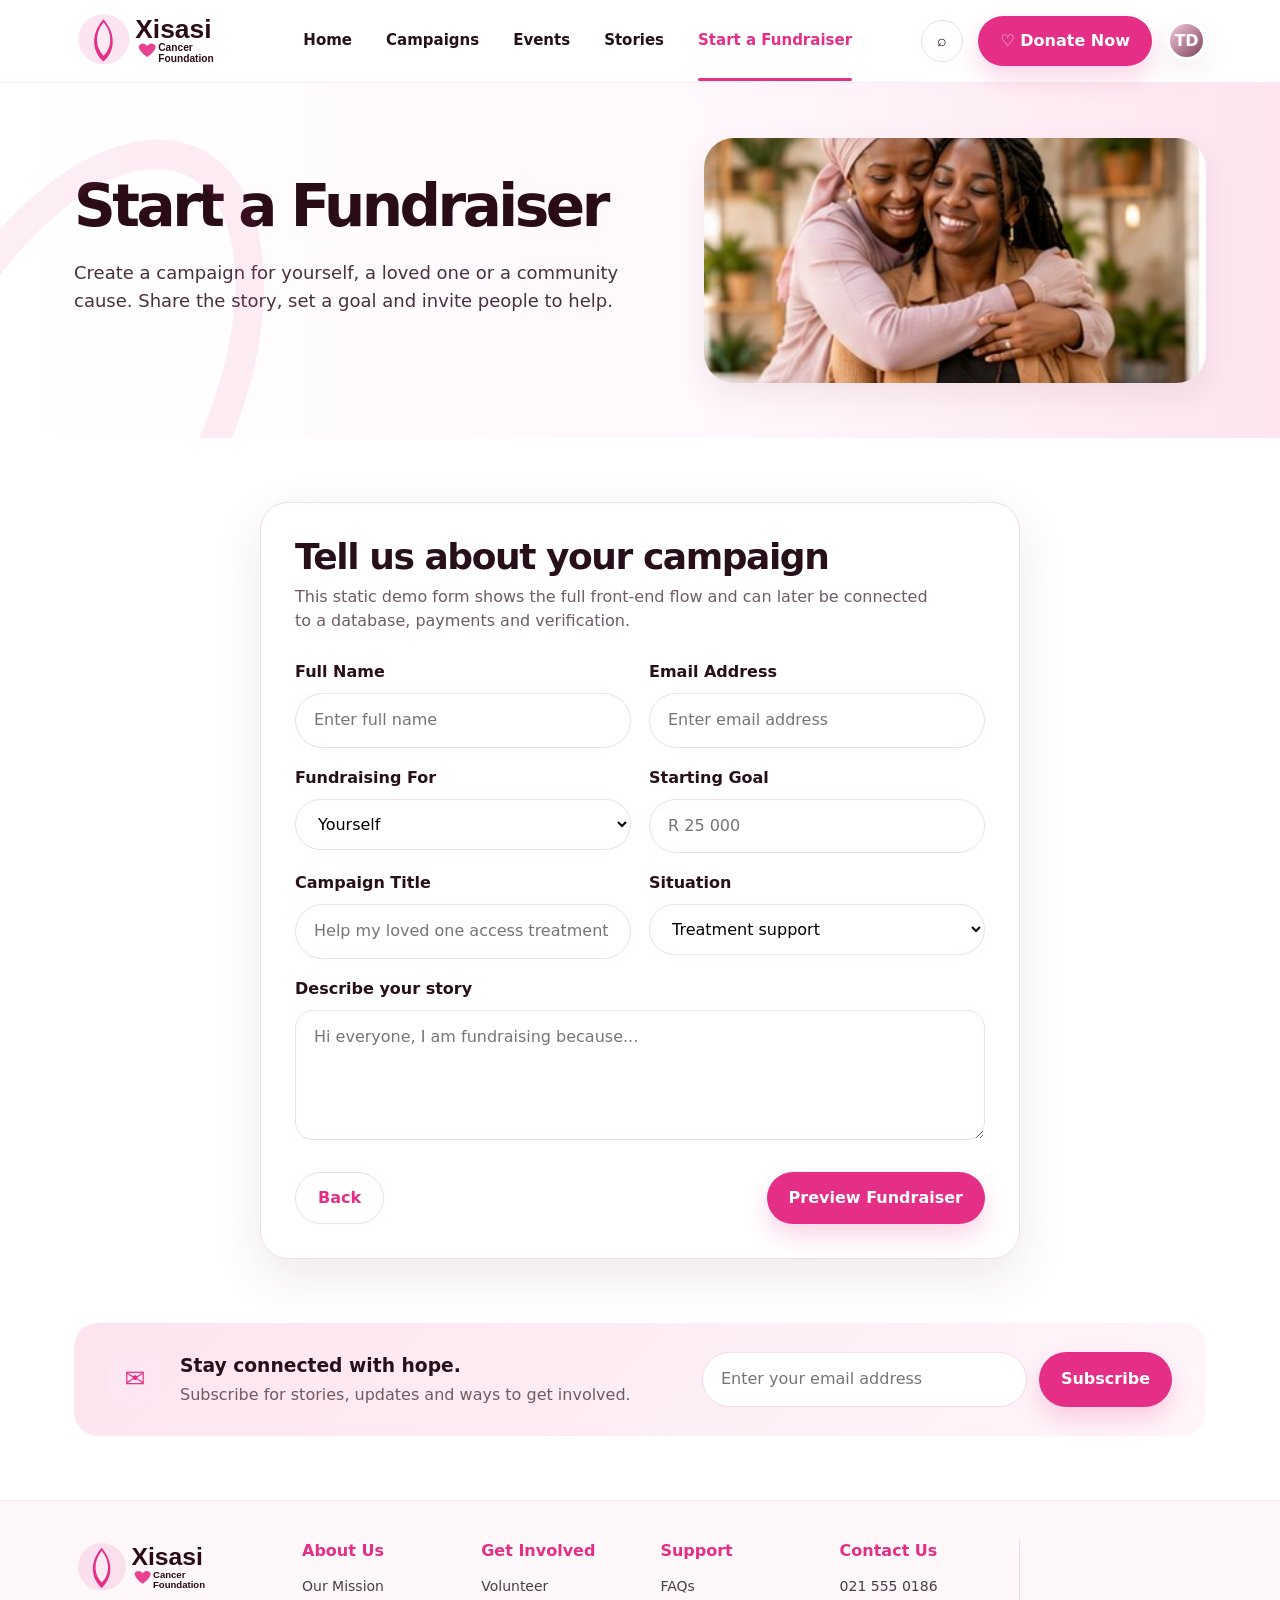
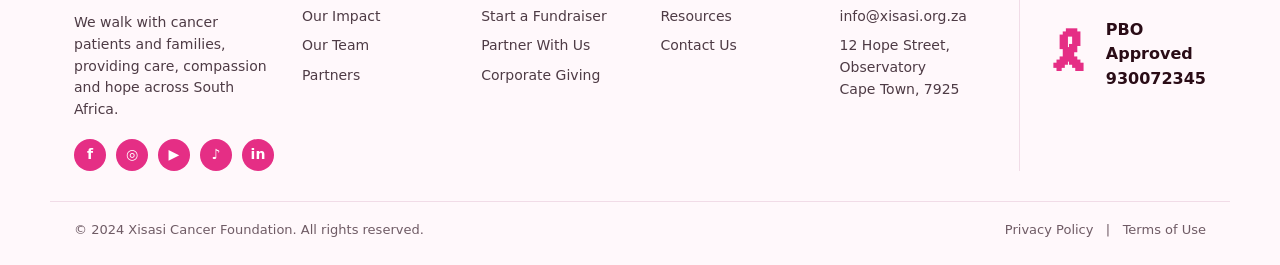
<file: start-fundraiser.html>
<!doctype html><html lang="en"><head><meta charset="utf-8"><meta name="viewport" content="width=device-width,initial-scale=1"><title>Start a Fundraiser | Xisasi Cancer Foundation</title><meta name="description" content="Xisasi Cancer Foundation demo website"><link rel="icon" href="assets/favicon.svg"><link rel="stylesheet" href="css/styles.css"></head><body><header class="site-header"><div class="container navbar"><a class="logo" href="index.html"><img src="assets/logo.svg" alt="Xisasi Cancer Foundation"></a><button class="mobile-toggle" aria-label="Open menu">☰</button><nav class="nav-links"><a class="" href="index.html">Home</a><a class="" href="campaigns.html">Campaigns</a><a class="" href="events.html">Events</a><a class="" href="stories.html">Stories</a><a class="active" href="start-fundraiser.html">Start a Fundraiser</a></nav><div class="header-actions"><button class="icon-btn" aria-label="Search">⌕</button><a class="btn" href="campaign-detail.html">♡ Donate Now</a><span class="avatar" aria-hidden="true">TD</span></div></div></header><main>
<section class="page-hero"><div class="container page-hero-grid"><div><h1>Start a Fundraiser</h1><p>Create a campaign for yourself, a loved one or a community cause. Share the story, set a goal and invite people to help.</p></div><img src="assets/images/story-feature.jpg" alt="Family creating hope together"></div></section>
<section class="section"><div class="container"><div class="form-card"><div class="section-title"><div><h2>Tell us about your campaign</h2><p>This static demo form shows the full front-end flow and can later be connected to a database, payments and verification.</p></div></div><form id="fundraiserForm"><div class="form-grid"><div class="form-field"><label>Full Name</label><input name="name" placeholder="Enter full name"></div><div class="form-field"><label>Email Address</label><input type="email" name="email" placeholder="Enter email address"></div><div class="form-field"><label>Fundraising For</label><select name="type"><option>Yourself</option><option>Friends or Family</option><option>Charity</option></select></div><div class="form-field"><label>Starting Goal</label><input name="goal" type="number" placeholder="R 25 000"></div><div class="form-field"><label>Campaign Title</label><input name="title" placeholder="Help my loved one access treatment"></div><div class="form-field"><label>Situation</label><select name="situation"><option>Treatment support</option><option>Transport assistance</option><option>Family relief</option><option>Children with cancer</option></select></div><div class="form-field" style="grid-column:1/-1"><label>Describe your story</label><textarea name="story" placeholder="Hi everyone, I am fundraising because..."></textarea></div></div><div class="form-actions"><a class="btn light" href="index.html">Back</a><button class="btn" type="submit">Preview Fundraiser</button></div></form></div></div></section><section class="section" style="padding-top:0"><div class="container"><div class="newsletter"><div class="lead"><span class="icon">✉</span><div><h3>Stay connected with hope.</h3><p>Subscribe for stories, updates and ways to get involved.</p></div></div><form><input type="email" placeholder="Enter your email address" aria-label="Email address"><button class="btn" type="submit">Subscribe</button></form></div></div></section></main><footer class="footer"><div class="container footer-grid"><div><img src="assets/logo.svg" alt="Xisasi Cancer Foundation" style="width:150px"><p>We walk with cancer patients and families, providing care, compassion and hope across South Africa.</p><div class="socials"><a href="#">f</a><a href="#">◎</a><a href="#">▶</a><a href="#">♪</a><a href="#">in</a></div></div><div><h4>About Us</h4><ul><li><a href="#">Our Mission</a></li><li><a href="#">Our Impact</a></li><li><a href="#">Our Team</a></li><li><a href="#">Partners</a></li></ul></div><div><h4>Get Involved</h4><ul><li><a href="#">Volunteer</a></li><li><a href="start-fundraiser.html">Start a Fundraiser</a></li><li><a href="#">Partner With Us</a></li><li><a href="#">Corporate Giving</a></li></ul></div><div><h4>Support</h4><ul><li><a href="#">FAQs</a></li><li><a href="stories.html">Resources</a></li><li><a href="#">Contact Us</a></li></ul></div><div><h4>Contact Us</h4><ul><li>021 555 0186</li><li>info@xisasi.org.za</li><li>12 Hope Street, Observatory<br>Cape Town, 7925</li></ul></div><div class="pbo"><span style="font-size:50px;color:var(--pink)">🎗</span><span>PBO<br>Approved<br>930072345</span></div></div><div class="container copyright"><span>© 2024 Xisasi Cancer Foundation. All rights reserved.</span><span>Privacy Policy &nbsp; | &nbsp; Terms of Use</span></div></footer><script src="js/main.js"></script></body></html>
</file>
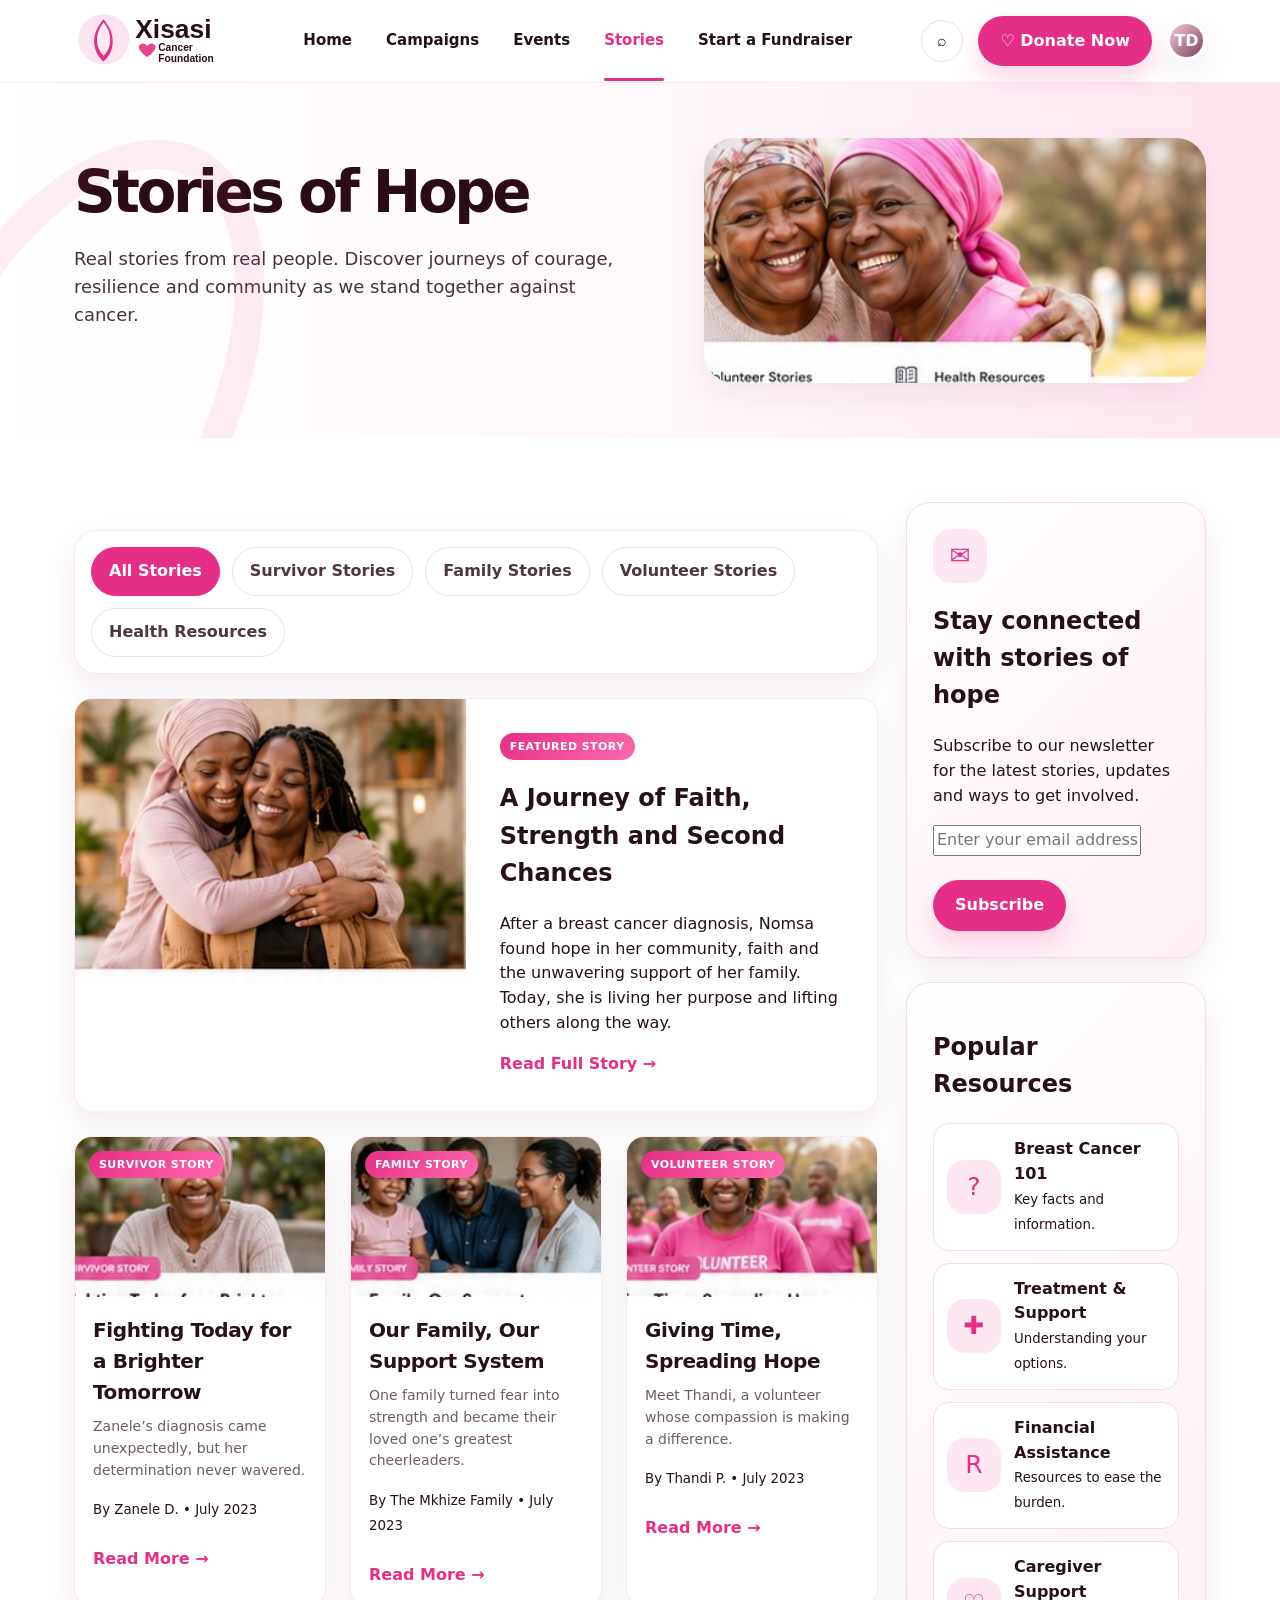
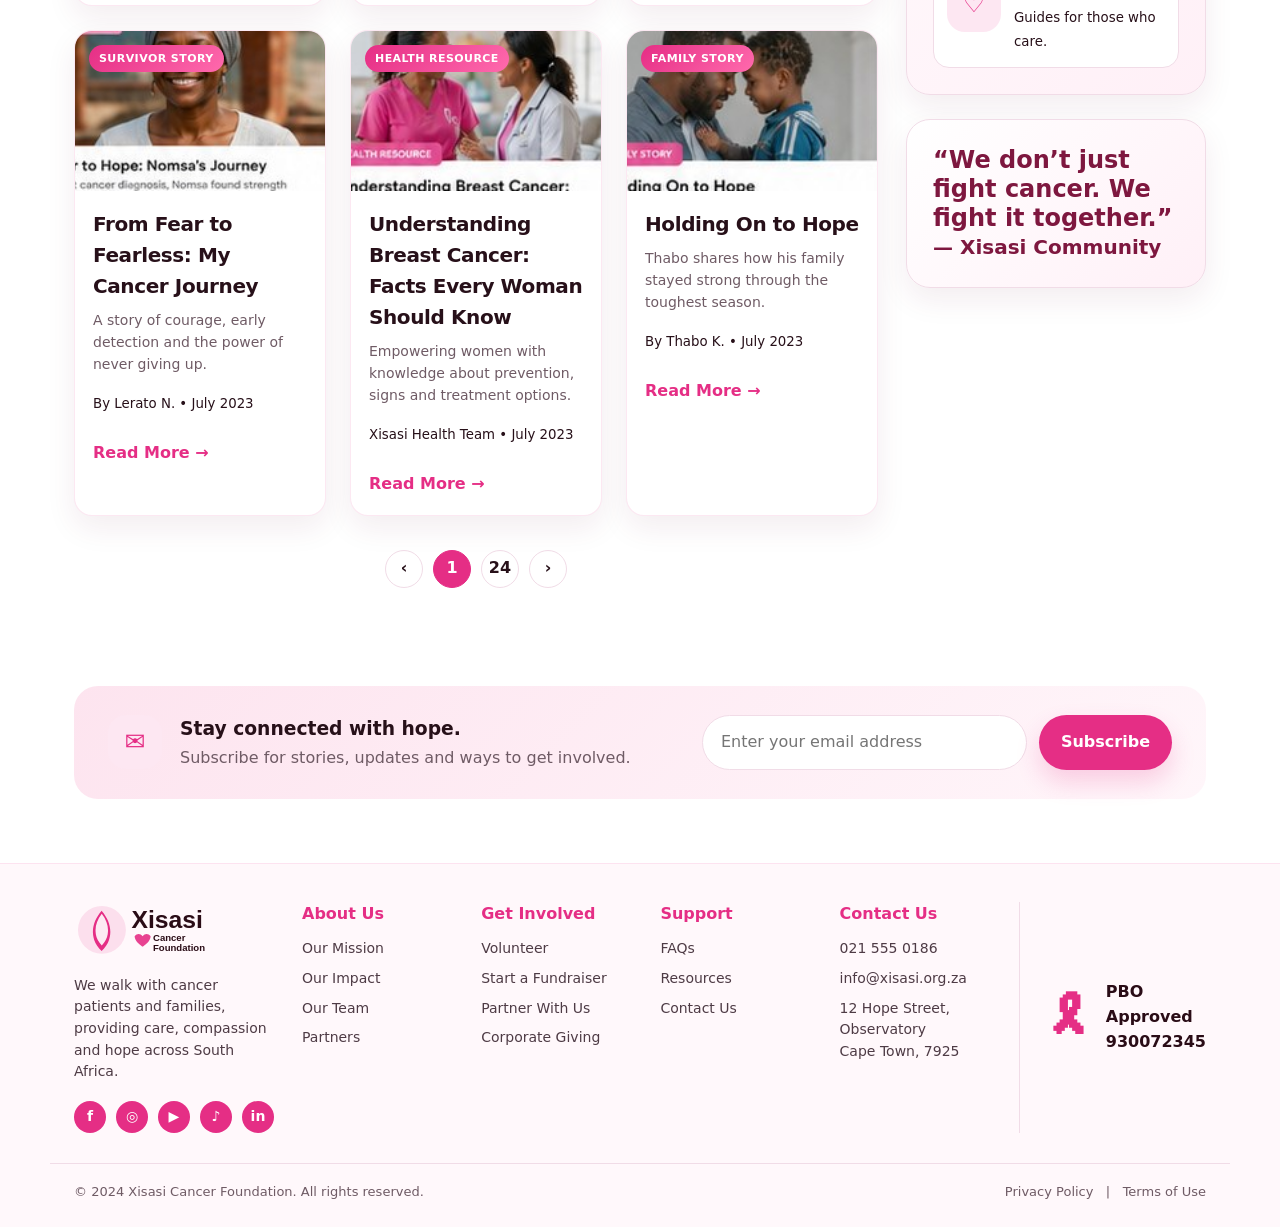
<file: stories.html>
<!doctype html><html lang="en"><head><meta charset="utf-8"><meta name="viewport" content="width=device-width,initial-scale=1"><title>Stories of Hope | Xisasi Cancer Foundation</title><meta name="description" content="Xisasi Cancer Foundation demo website"><link rel="icon" href="assets/favicon.svg"><link rel="stylesheet" href="css/styles.css"></head><body><header class="site-header"><div class="container navbar"><a class="logo" href="index.html"><img src="assets/logo.svg" alt="Xisasi Cancer Foundation"></a><button class="mobile-toggle" aria-label="Open menu">☰</button><nav class="nav-links"><a class="" href="index.html">Home</a><a class="" href="campaigns.html">Campaigns</a><a class="" href="events.html">Events</a><a class="active" href="stories.html">Stories</a><a class="" href="start-fundraiser.html">Start a Fundraiser</a></nav><div class="header-actions"><button class="icon-btn" aria-label="Search">⌕</button><a class="btn" href="campaign-detail.html">♡ Donate Now</a><span class="avatar" aria-hidden="true">TD</span></div></div></header><main>
<section class="page-hero"><div class="container page-hero-grid"><div><h1>Stories of Hope</h1><p>Real stories from real people. Discover journeys of courage, resilience and community as we stand together against cancer.</p></div><img src="assets/images/hero-survivors.jpg" alt="Two cancer survivors smiling together"></div></section>
<section class="section"><div class="container stories-layout"><div><div class="filters"><button class="chip active">All Stories</button><button class="chip">Survivor Stories</button><button class="chip">Family Stories</button><button class="chip">Volunteer Stories</button><button class="chip">Health Resources</button></div><br><article class="panel featured-story"><img src="assets/images/story-feature.jpg" alt="Featured survivor story"><div class="body"><span class="badge">Featured Story</span><h2>A Journey of Faith, Strength and Second Chances</h2><p>After a breast cancer diagnosis, Nomsa found hope in her community, faith and the unwavering support of her family. Today, she is living her purpose and lifting others along the way.</p><a class="link" href="#">Read Full Story →</a></div></article><br><div class="grid-3"><article class="story-card"><div class="image-wrap"><img src="assets/images/story-survivor.jpg" alt="Fighting Today for a Brighter Tomorrow"><span class="badge">Survivor Story</span></div><div class="body"><h3>Fighting Today for a Brighter Tomorrow</h3><p>Zanele’s diagnosis came unexpectedly, but her determination never wavered.</p><small>By Zanele D. • July 2023</small><br><br><a class="link" href="#">Read More →</a></div></article><article class="story-card"><div class="image-wrap"><img src="assets/images/story-family.jpg" alt="Our Family, Our Support System"><span class="badge">Family Story</span></div><div class="body"><h3>Our Family, Our Support System</h3><p>One family turned fear into strength and became their loved one’s greatest cheerleaders.</p><small>By The Mkhize Family • July 2023</small><br><br><a class="link" href="#">Read More →</a></div></article><article class="story-card"><div class="image-wrap"><img src="assets/images/story-volunteer.jpg" alt="Giving Time, Spreading Hope"><span class="badge">Volunteer Story</span></div><div class="body"><h3>Giving Time, Spreading Hope</h3><p>Meet Thandi, a volunteer whose compassion is making a difference.</p><small>By Thandi P. • July 2023</small><br><br><a class="link" href="#">Read More →</a></div></article><article class="story-card"><div class="image-wrap"><img src="assets/images/campaign-nomsa.jpg" alt="From Fear to Fearless: My Cancer Journey"><span class="badge">Survivor Story</span></div><div class="body"><h3>From Fear to Fearless: My Cancer Journey</h3><p>A story of courage, early detection and the power of never giving up.</p><small>By Lerato N. • July 2023</small><br><br><a class="link" href="#">Read More →</a></div></article><article class="story-card"><div class="image-wrap"><img src="assets/images/story-health.jpg" alt="Understanding Breast Cancer: Facts Every Woman Should Know"><span class="badge">Health Resource</span></div><div class="body"><h3>Understanding Breast Cancer: Facts Every Woman Should Know</h3><p>Empowering women with knowledge about prevention, signs and treatment options.</p><small>Xisasi Health Team • July 2023</small><br><br><a class="link" href="#">Read More →</a></div></article><article class="story-card"><div class="image-wrap"><img src="assets/images/story-father.jpg" alt="Holding On to Hope"><span class="badge">Family Story</span></div><div class="body"><h3>Holding On to Hope</h3><p>Thabo shares how his family stayed strong through the toughest season.</p><small>By Thabo K. • July 2023</small><br><br><a class="link" href="#">Read More →</a></div></article></div><div class="pagination"><a href="#">‹</a><a class="active" href="#">1</a><a href="#">24</a><a href="#">›</a></div></div><aside><div class="side-card"><div class="icon">✉</div><h2>Stay connected with stories of hope</h2><p>Subscribe to our newsletter for the latest stories, updates and ways to get involved.</p><input placeholder="Enter your email address"><br><br><button class="btn">Subscribe</button></div><div class="side-card"><h2>Popular Resources</h2><div class="resource-list"><a class="resource-item" href="#"><span class="icon">?</span><span><strong>Breast Cancer 101</strong><br><small>Key facts and information.</small></span></a><a class="resource-item" href="#"><span class="icon">✚</span><span><strong>Treatment & Support</strong><br><small>Understanding your options.</small></span></a><a class="resource-item" href="#"><span class="icon">R</span><span><strong>Financial Assistance</strong><br><small>Resources to ease the burden.</small></span></a><a class="resource-item" href="#"><span class="icon">♡</span><span><strong>Caregiver Support</strong><br><small>Guides for those who care.</small></span></a></div></div><div class="side-card quote">“We don’t just fight cancer. We fight it together.”<br><small>— Xisasi Community</small></div></aside></div></section><section class="section" style="padding-top:0"><div class="container"><div class="newsletter"><div class="lead"><span class="icon">✉</span><div><h3>Stay connected with hope.</h3><p>Subscribe for stories, updates and ways to get involved.</p></div></div><form><input type="email" placeholder="Enter your email address" aria-label="Email address"><button class="btn" type="submit">Subscribe</button></form></div></div></section></main><footer class="footer"><div class="container footer-grid"><div><img src="assets/logo.svg" alt="Xisasi Cancer Foundation" style="width:150px"><p>We walk with cancer patients and families, providing care, compassion and hope across South Africa.</p><div class="socials"><a href="#">f</a><a href="#">◎</a><a href="#">▶</a><a href="#">♪</a><a href="#">in</a></div></div><div><h4>About Us</h4><ul><li><a href="#">Our Mission</a></li><li><a href="#">Our Impact</a></li><li><a href="#">Our Team</a></li><li><a href="#">Partners</a></li></ul></div><div><h4>Get Involved</h4><ul><li><a href="#">Volunteer</a></li><li><a href="start-fundraiser.html">Start a Fundraiser</a></li><li><a href="#">Partner With Us</a></li><li><a href="#">Corporate Giving</a></li></ul></div><div><h4>Support</h4><ul><li><a href="#">FAQs</a></li><li><a href="stories.html">Resources</a></li><li><a href="#">Contact Us</a></li></ul></div><div><h4>Contact Us</h4><ul><li>021 555 0186</li><li>info@xisasi.org.za</li><li>12 Hope Street, Observatory<br>Cape Town, 7925</li></ul></div><div class="pbo"><span style="font-size:50px;color:var(--pink)">🎗</span><span>PBO<br>Approved<br>930072345</span></div></div><div class="container copyright"><span>© 2024 Xisasi Cancer Foundation. All rights reserved.</span><span>Privacy Policy &nbsp; | &nbsp; Terms of Use</span></div></footer><script src="js/main.js"></script></body></html>
</file>
<file: css/styles.css>
:root{
  --pink:#e52e85;
  --pink-2:#ff6aad;
  --pink-3:#fde7f2;
  --rose:#8f174d;
  --ink:#271019;
  --muted:#6f5b65;
  --cream:#fff8fb;
  --card:#ffffff;
  --line:#f1dce7;
  --shadow:0 18px 50px rgba(99, 28, 61, .10);
  --shadow-soft:0 12px 30px rgba(99, 28, 61, .08);
  --radius:26px;
  --radius-sm:18px;
  --max:1180px;
}
*{box-sizing:border-box}
html{scroll-behavior:smooth}
body{margin:0;font-family:Inter, ui-sans-serif, system-ui, -apple-system, BlinkMacSystemFont,"Segoe UI", Arial, sans-serif;color:var(--ink);background:#fff;line-height:1.55}
a{color:inherit;text-decoration:none}
img{max-width:100%;display:block}
button,input,select,textarea{font:inherit}
.container{max-width:var(--max);margin:auto;padding:0 24px}
.site-header{position:sticky;top:0;z-index:50;background:rgba(255,255,255,.88);backdrop-filter:blur(16px);border-bottom:1px solid rgba(229,46,133,.11)}
.navbar{height:82px;display:flex;align-items:center;justify-content:space-between;gap:24px}
.logo img{width:160px;height:auto}
.nav-links{display:flex;align-items:center;gap:34px;font-weight:700;font-size:15px;color:#24121a}
.nav-links a{position:relative}
.nav-links a.active,.nav-links a:hover{color:var(--pink)}
.nav-links a.active:after{content:"";position:absolute;left:0;right:0;bottom:-28px;height:3px;border-radius:999px;background:var(--pink)}
.header-actions{display:flex;align-items:center;gap:15px}
.icon-btn{width:42px;height:42px;border-radius:999px;border:1px solid var(--line);background:#fff;color:var(--ink);display:grid;place-items:center;cursor:pointer}
.avatar{width:39px;height:39px;border-radius:50%;background:linear-gradient(135deg,#f6c7dc,#7b435b);display:grid;place-items:center;color:#fff;font-weight:800;border:3px solid #fff;box-shadow:var(--shadow-soft)}
.btn{border:0;border-radius:999px;padding:13px 22px;background:var(--pink);color:#fff;font-weight:800;display:inline-flex;align-items:center;justify-content:center;gap:9px;box-shadow:0 12px 24px rgba(229,46,133,.20);cursor:pointer;transition:.2s ease;white-space:nowrap}
.btn:hover{transform:translateY(-2px);box-shadow:0 16px 30px rgba(229,46,133,.25)}
.btn.secondary{background:#fff;color:var(--pink);border:1.5px solid var(--pink);box-shadow:none}
.btn.light{background:#fff;color:var(--pink);box-shadow:none;border:1px solid var(--line)}
.mobile-toggle{display:none;border:0;background:#fff;color:var(--ink);font-size:28px}
.hero{position:relative;overflow:hidden;background:linear-gradient(90deg,#fff 0%,#fff8fb 54%,#fce1ee 100%)}
.hero:before,.page-hero:before{content:"";position:absolute;left:-90px;top:35px;width:260px;height:520px;border:30px solid rgba(229,46,133,.08);border-radius:52% 52% 48% 48%;transform:rotate(27deg)}
.hero-grid{position:relative;display:grid;grid-template-columns:1.02fr .98fr;gap:40px;align-items:center;min-height:515px;padding:58px 24px 86px}
.hero h1,.page-hero h1{font-size:clamp(44px,6vw,76px);line-height:.98;margin:0 0 24px;letter-spacing:-.06em;color:#2a0c16}
.hero p,.page-hero p{font-size:18px;max-width:555px;color:#48313b;margin:0 0 28px}
.hero-actions{display:flex;gap:16px;flex-wrap:wrap;margin:26px 0 20px}
.avatar-row{display:flex;align-items:center;gap:10px;color:var(--muted);font-weight:700;font-size:14px}
.mini-avatars{display:flex}.mini-avatars span{width:26px;height:26px;border-radius:50%;border:2px solid #fff;background:linear-gradient(135deg,#eb9cc2,#5d263c);margin-left:-7px}.mini-avatars span:first-child{margin-left:0}
.hero-photo{min-height:405px;border-radius:34px;overflow:hidden;box-shadow:var(--shadow);position:relative}.hero-photo img{width:100%;height:100%;object-fit:cover;position:absolute;inset:0}
.stats-wrap{margin-top:-48px;position:relative;z-index:4}.stats{background:#fff;border-radius:24px;box-shadow:var(--shadow);display:grid;grid-template-columns:repeat(4,1fr);padding:24px 26px;border:1px solid rgba(229,46,133,.10)}
.stat{display:flex;gap:17px;align-items:center;padding:0 24px;border-right:1px solid var(--line)}.stat:last-child{border-right:0}.stat strong{display:block;font-size:28px;letter-spacing:-.03em}.stat span{display:block;font-weight:800}.stat small{color:var(--muted)}
.icon{width:54px;height:54px;border-radius:18px;background:var(--pink-3);display:grid;place-items:center;color:var(--pink);font-size:25px;flex:0 0 auto}
.section{padding:64px 0}.section-title{display:flex;justify-content:space-between;align-items:end;gap:20px;margin-bottom:26px}.section-title.center{text-align:center;justify-content:center}.section-title h2{font-size:36px;line-height:1.1;letter-spacing:-.04em;margin:0}.section-title p{color:var(--muted);max-width:650px;margin:8px 0 0}.link{color:var(--pink);font-weight:900}.grid-4{display:grid;grid-template-columns:repeat(4,1fr);gap:22px}.grid-3{display:grid;grid-template-columns:repeat(3,1fr);gap:24px}.grid-2{display:grid;grid-template-columns:repeat(2,1fr);gap:24px}
.help-card,.campaign-card,.story-card,.event-card,.panel{background:#fff;border:1px solid rgba(229,46,133,.11);border-radius:var(--radius-sm);box-shadow:var(--shadow-soft);overflow:hidden}.help-card img{height:150px;width:100%;object-fit:cover}.help-card .body,.campaign-card .body,.story-card .body,.event-card .body{padding:18px}.help-card h3,.campaign-card h3,.story-card h3,.event-card h3{margin:0 0 8px;font-size:20px;letter-spacing:-.02em}.help-card p,.campaign-card p,.story-card p,.event-card p{margin:0 0 16px;color:var(--muted);font-size:14px}.badge{display:inline-flex;align-items:center;border-radius:999px;padding:5px 10px;font-size:11px;text-transform:uppercase;letter-spacing:.04em;font-weight:900;background:linear-gradient(135deg,var(--pink),var(--pink-2));color:#fff}.image-wrap{position:relative}.image-wrap .badge{position:absolute;left:14px;top:14px}.campaign-card img,.story-card img,.event-card img{height:160px;width:100%;object-fit:cover}.progress{height:7px;background:#f6d2e4;border-radius:999px;overflow:hidden;margin:14px 0 11px}.progress span{display:block;height:100%;border-radius:999px;background:linear-gradient(90deg,var(--pink),#ff72b0)}.money-row{display:flex;align-items:center;justify-content:space-between;gap:10px;font-size:13px}.money-row strong{color:var(--pink);font-size:16px}.donors{color:var(--muted);font-weight:700}.split{display:grid;grid-template-columns:1.05fr .95fr;gap:34px;align-items:start}.cta-panel{background:linear-gradient(135deg,#fde5f0,#fff1f7);border-radius:var(--radius);padding:42px;display:grid;grid-template-columns:1fr 250px;gap:30px;align-items:center;min-height:240px;overflow:hidden}.cta-panel h2{font-size:34px;line-height:1.1;margin:0 0 12px}.cta-panel img{border-radius:24px;height:220px;width:100%;object-fit:cover}.newsletter{background:linear-gradient(135deg,#fde4ef,#fff6fa);border-radius:24px;padding:28px 34px;display:flex;align-items:center;justify-content:space-between;gap:28px}.newsletter .lead{display:flex;gap:18px;align-items:center}.newsletter h3{margin:0 0 3px}.newsletter p{margin:0;color:var(--muted)}.newsletter form{display:flex;gap:12px;min-width:min(470px,100%)}.newsletter input,.searchbar input,.form-field input,.form-field textarea,.form-field select{border:1px solid var(--line);border-radius:999px;padding:14px 18px;background:#fff;outline:0;width:100%}.newsletter input:focus,.searchbar input:focus,.form-field input:focus,.form-field textarea:focus,.form-field select:focus{border-color:var(--pink);box-shadow:0 0 0 4px rgba(229,46,133,.10)}
.footer{background:#fff8fb;border-top:1px solid rgba(229,46,133,.10);padding:38px 0 25px}.footer-grid{display:grid;grid-template-columns:1.3fr repeat(4,1fr) 1.1fr;gap:28px}.footer h4{color:var(--pink);margin:0 0 12px}.footer p,.footer a,.footer li{font-size:14px;color:#4e3b45}.footer ul{list-style:none;padding:0;margin:0;display:grid;gap:8px}.socials{display:flex;gap:10px;margin-top:18px}.socials a{width:32px;height:32px;border-radius:50%;display:grid;place-items:center;background:var(--pink);color:#fff;font-weight:900}.pbo{border-left:1px solid var(--line);padding-left:24px;display:flex;gap:12px;align-items:center;font-weight:900;color:#2a0c16}.copyright{border-top:1px solid var(--line);margin-top:30px;padding-top:18px;display:flex;justify-content:space-between;gap:20px;color:var(--muted);font-size:13px}
.page-hero{position:relative;overflow:hidden;background:linear-gradient(90deg,#fff 0%,#fff7fb 58%,#fde4ef 100%)}.page-hero-grid{display:grid;grid-template-columns:1fr .85fr;gap:40px;align-items:center;min-height:315px;padding:55px 24px}.page-hero h1{font-size:58px}.page-hero img{height:245px;width:100%;object-fit:cover;border-radius:30px;box-shadow:var(--shadow-soft)}
.filters{background:#fff;border:1px solid rgba(229,46,133,.12);border-radius:22px;box-shadow:var(--shadow-soft);padding:16px;display:flex;align-items:center;gap:12px;flex-wrap:wrap;margin-top:28px}.chip{border:1px solid var(--line);background:#fff;border-radius:999px;padding:11px 17px;color:#4c3842;font-weight:800;cursor:pointer}.chip.active,.chip:hover{background:var(--pink);border-color:var(--pink);color:#fff}.searchbar{margin-left:auto;display:flex;gap:12px;align-items:center}.searchbar input{min-width:260px}.searchbar select{border:1px solid var(--line);border-radius:999px;padding:14px 18px;background:#fff;color:#4c3842;font-weight:800}.pagination{display:flex;gap:10px;justify-content:center;align-items:center;margin:34px 0}.pagination a{width:38px;height:38px;border-radius:50%;display:grid;place-items:center;border:1px solid var(--line);font-weight:900}.pagination a.active{background:var(--pink);color:#fff;border-color:var(--pink)}
.event-layout,.stories-layout{display:grid;grid-template-columns:1fr 300px;gap:28px}.side-card{background:linear-gradient(135deg,#fff,#fff0f7);border:1px solid var(--line);border-radius:24px;padding:26px;box-shadow:var(--shadow-soft);margin-bottom:24px}.date-badge{position:absolute;left:14px;top:14px;background:#fff;color:var(--pink);border-radius:14px;padding:10px 14px;text-align:center;font-weight:900;box-shadow:var(--shadow-soft)}.date-badge strong{display:block;font-size:28px;line-height:1}.event-meta{display:grid;gap:6px;color:#604b55;font-size:14px;font-weight:700}.featured-event{display:grid;grid-template-columns:360px 1fr 210px;gap:26px;align-items:center;padding:18px;background:#fff;border-radius:26px;box-shadow:var(--shadow);border:1px solid rgba(229,46,133,.12);margin-top:-45px;position:relative;z-index:5}.featured-event img{height:150px;width:100%;object-fit:cover;border-radius:18px}.featured-event h2{margin:0 0 10px;font-size:28px}
.featured-story{display:grid;grid-template-columns:.95fr 1fr;overflow:hidden}.featured-story img{height:285px;width:100%;object-fit:cover}.featured-story .body{padding:34px}.resource-list{display:grid;gap:12px}.resource-item{display:flex;gap:13px;align-items:center;padding:13px;border-radius:16px;background:#fff;border:1px solid var(--line)}.quote{font-size:24px;font-weight:900;line-height:1.2;color:#7e173f}.detail-layout{display:grid;grid-template-columns:1fr 340px;gap:34px;align-items:start}.gallery{display:grid;grid-template-columns:1fr 245px;gap:14px}.gallery .main-img{height:330px;border-radius:24px;object-fit:cover;width:100%}.thumbs{display:grid;gap:14px}.thumbs img{height:158px;border-radius:20px;object-fit:cover;width:100%}.donation-card{position:sticky;top:105px;background:#fff;border:1px solid rgba(229,46,133,.13);border-radius:24px;box-shadow:var(--shadow);padding:26px}.donation-card h3{font-size:22px;margin:0 0 14px}.donation-card h3 strong{color:var(--pink)}.donor-list{display:grid;gap:15px;margin-top:22px;border-top:1px solid var(--line);padding-top:18px}.donor{display:grid;grid-template-columns:36px 1fr auto;gap:10px;align-items:center;font-size:14px}.initial{width:34px;height:34px;background:#fde0ee;color:var(--pink);border-radius:50%;display:grid;place-items:center;font-weight:900}.story-body h1{font-size:48px;line-height:1.04;letter-spacing:-.04em;margin:12px 0}.story-body p{font-size:17px;color:#503742;max-width:760px}.fund-help{display:grid;grid-template-columns:repeat(4,1fr);gap:16px;margin:30px 0}.timeline{border-left:3px solid var(--pink);margin-left:12px;padding-left:22px}.update{position:relative;margin-bottom:22px}.update:before{content:"";position:absolute;left:-32px;top:4px;width:16px;height:16px;border-radius:50%;background:var(--pink);border:4px solid #fff}.update-box{background:#f8f1f5;border-radius:14px;padding:16px;margin-top:8px;color:#59444e}.organizer{display:flex;gap:16px;align-items:flex-start}.organizer .avatar-lg{width:70px;height:70px;border-radius:50%;background:linear-gradient(135deg,#f1a1c7,#391a2a);flex:0 0 auto}.form-card{max-width:760px;margin:0 auto;background:#fff;border:1px solid var(--line);box-shadow:var(--shadow);border-radius:28px;padding:34px}.form-grid{display:grid;grid-template-columns:repeat(2,1fr);gap:18px}.form-field label{font-weight:900;margin:0 0 8px;display:block}.form-field textarea{border-radius:18px;min-height:130px;resize:vertical}.form-actions{display:flex;justify-content:space-between;gap:15px;margin-top:24px}.hidden{display:none!important}
@media(max-width:980px){.mobile-toggle{display:block}.nav-links{position:fixed;inset:82px 0 auto 0;background:#fff;border-bottom:1px solid var(--line);box-shadow:var(--shadow);padding:24px;flex-direction:column;align-items:flex-start;display:none}.nav-links.open{display:flex}.nav-links a.active:after{display:none}.header-actions .icon-btn,.header-actions .avatar{display:none}.hero-grid,.page-hero-grid,.split,.event-layout,.stories-layout,.detail-layout,.featured-event{grid-template-columns:1fr}.stats,.grid-4,.grid-3,.footer-grid,.fund-help{grid-template-columns:repeat(2,1fr)}.searchbar{margin-left:0;width:100%;flex-wrap:wrap}.searchbar input{min-width:0}.gallery{grid-template-columns:1fr}.thumbs{grid-template-columns:repeat(2,1fr)}.newsletter{align-items:flex-start;flex-direction:column}.newsletter form{min-width:0;width:100%}.cta-panel{grid-template-columns:1fr}.featured-event{margin-top:28px}.featured-event img{height:210px}.page-hero img{height:300px}}
@media(max-width:640px){.container{padding:0 16px}.navbar{height:72px}.logo img{width:135px}.hero-grid{padding:42px 16px 70px}.hero-photo{min-height:290px}.hero h1,.page-hero h1{font-size:42px}.stats,.grid-4,.grid-3,.grid-2,.footer-grid,.fund-help,.form-grid{grid-template-columns:1fr}.stat{border-right:0;border-bottom:1px solid var(--line);padding:16px}.stat:last-child{border-bottom:0}.section{padding:46px 0}.section-title{align-items:flex-start;flex-direction:column}.page-hero-grid{padding:42px 16px}.campaign-card img,.story-card img,.event-card img{height:190px}.newsletter form{flex-direction:column}.copyright{flex-direction:column}.detail-layout{display:block}.donation-card{position:static;margin-top:26px}.footer-grid{gap:20px}.pbo{border-left:0;padding-left:0}}
</file>
